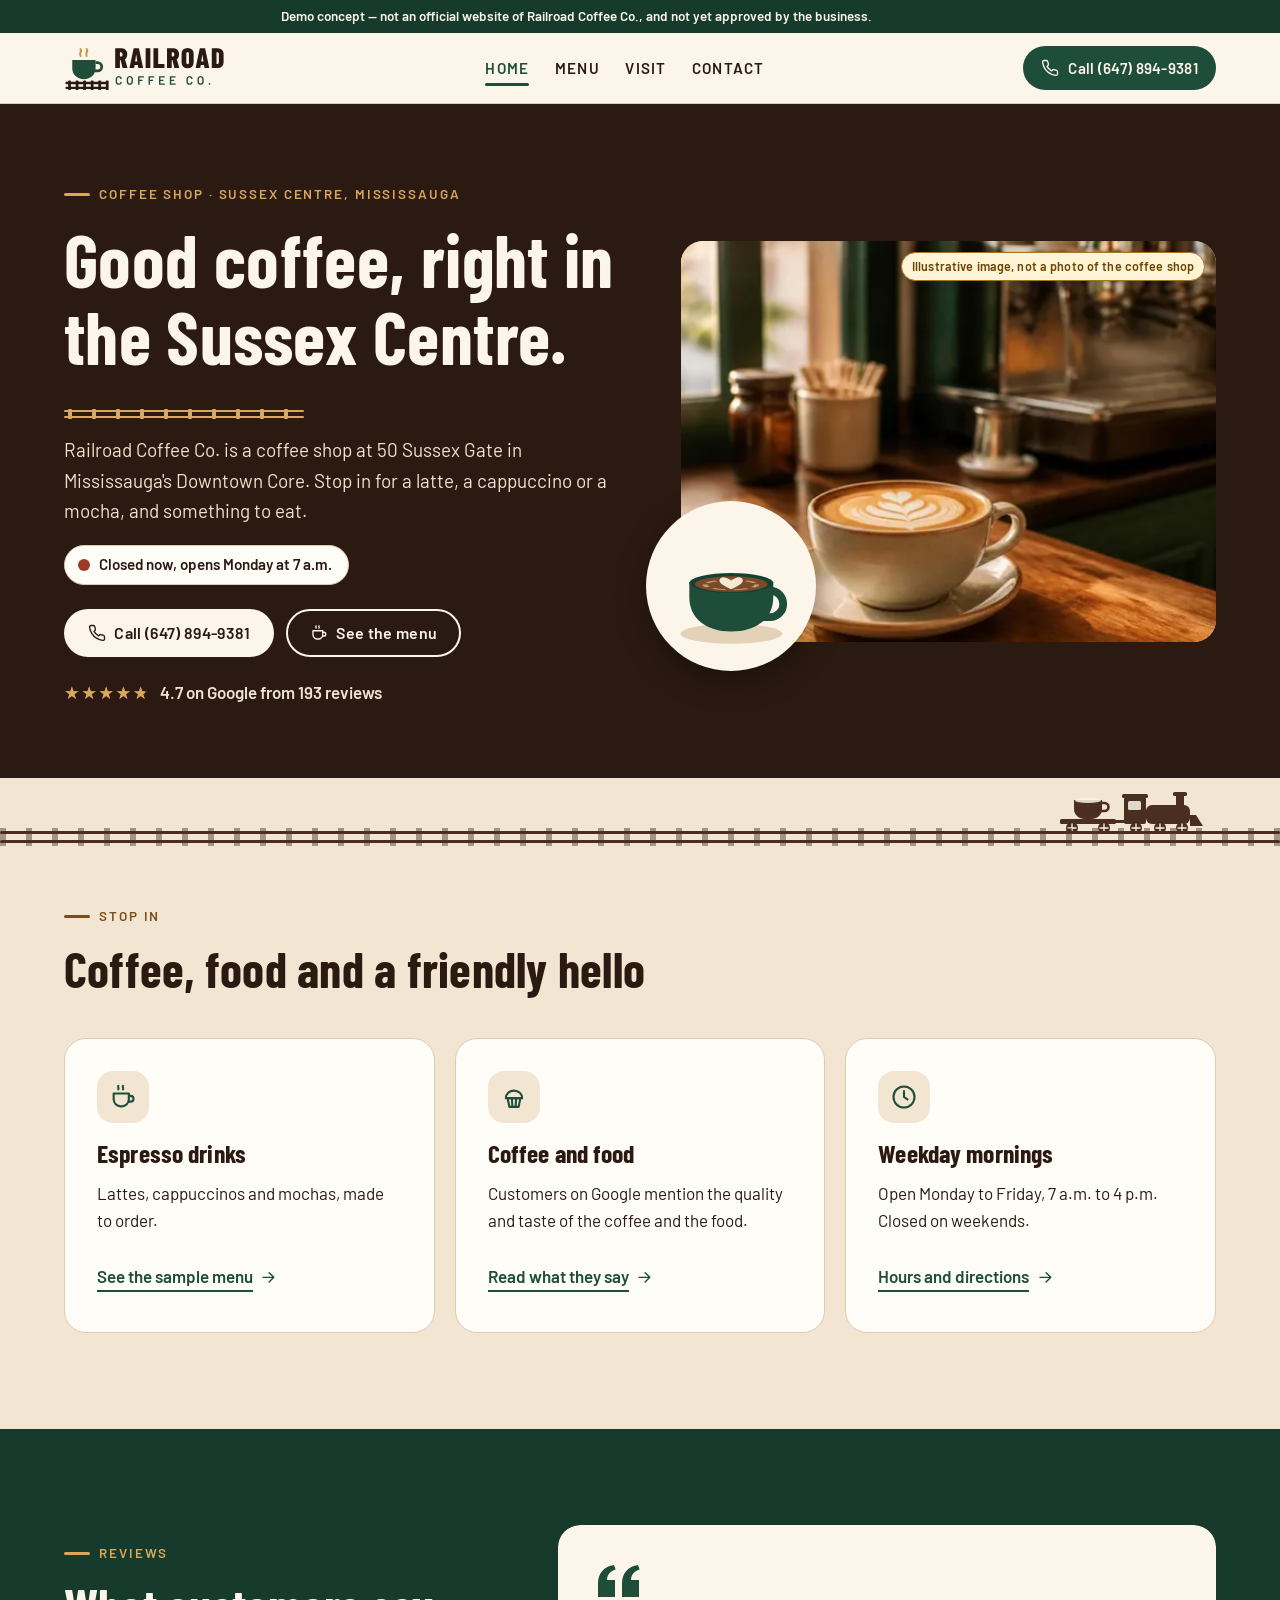
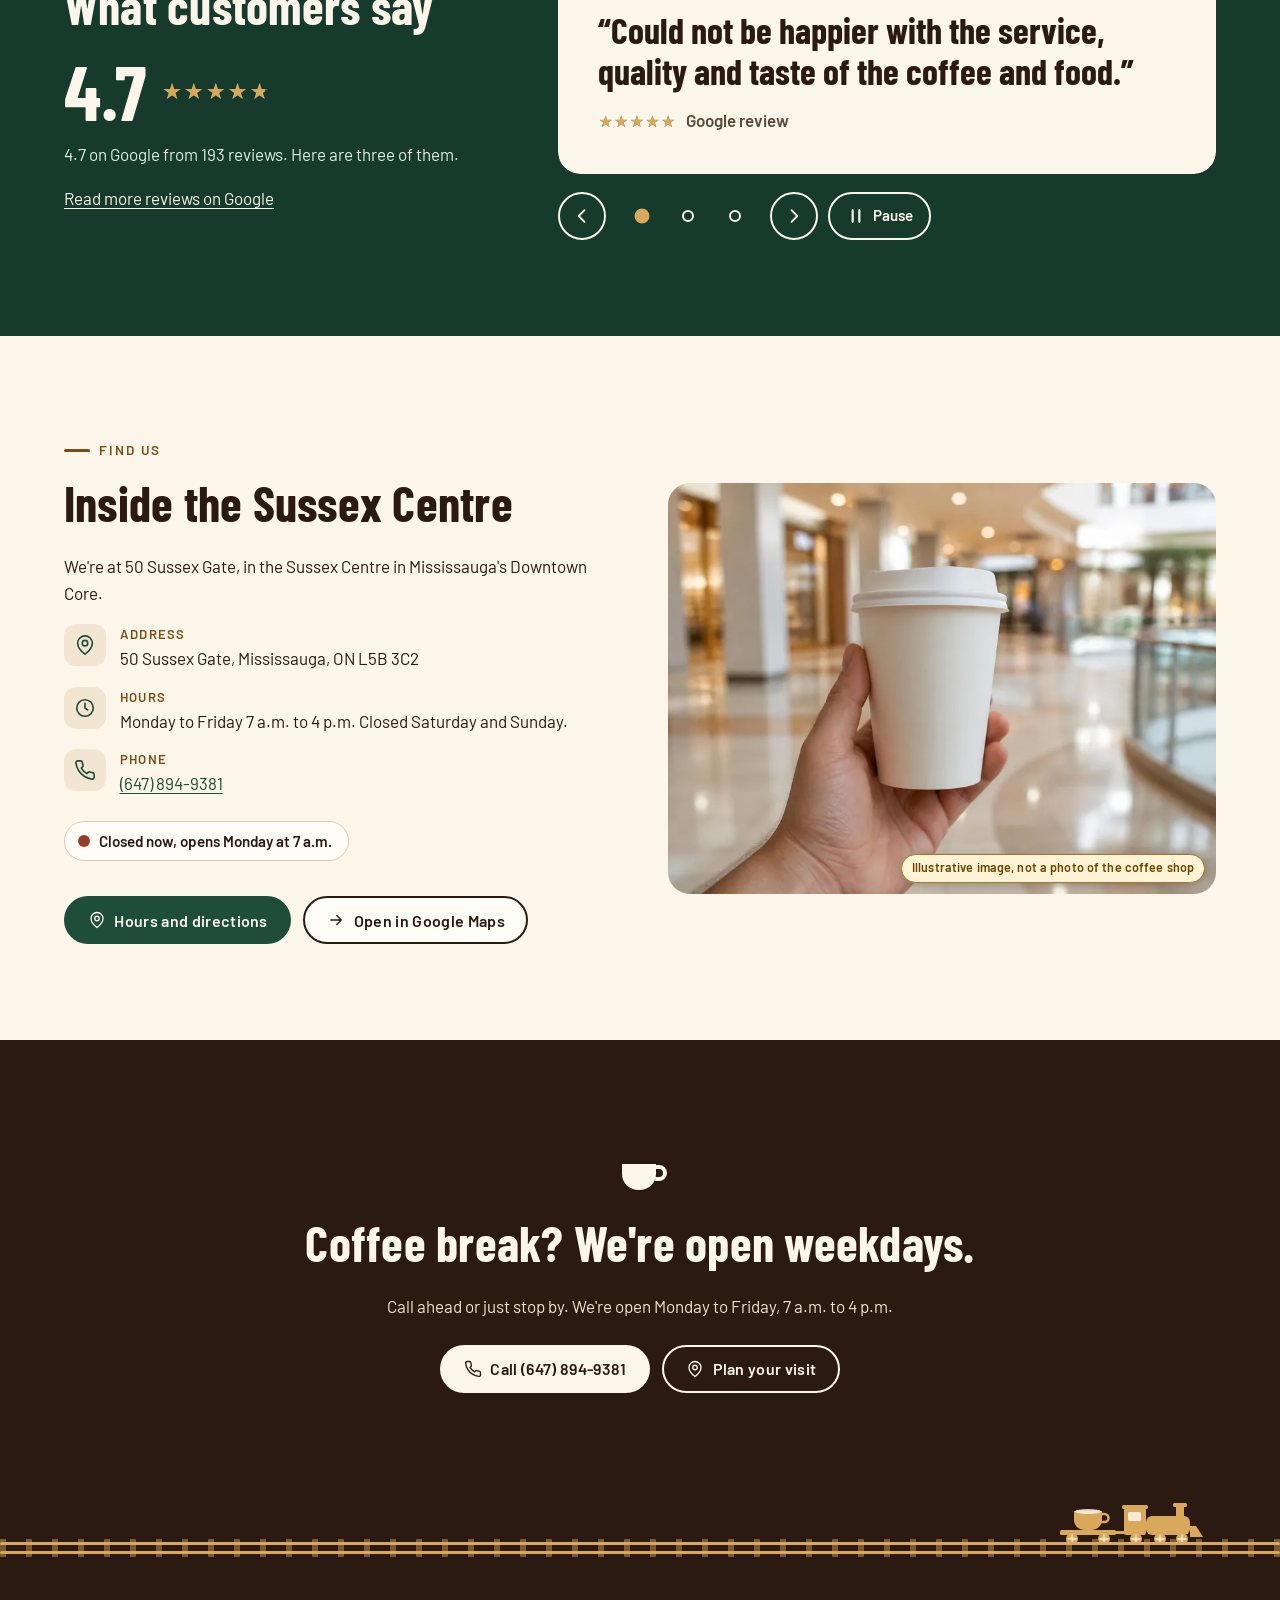
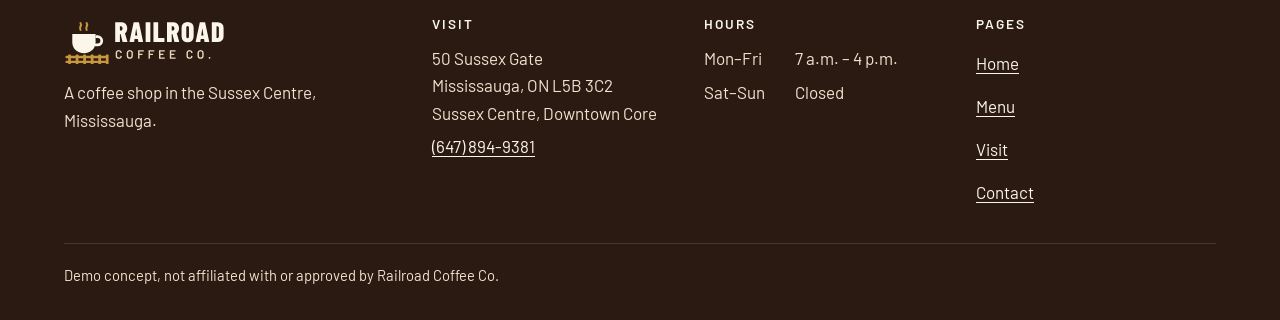
<file: index.html>
<!DOCTYPE html>
<html lang="en-CA">
<head>
  <meta charset="utf-8">
  <meta name="viewport" content="width=device-width, initial-scale=1, viewport-fit=cover">
  <script>document.documentElement.classList.add("js")</script>
  <title>Railroad Coffee Co. | Coffee Shop in Sussex Centre, Mississauga (demo concept)</title>
  <meta name="description" content="Demo concept website for Railroad Coffee Co., a coffee shop in the Sussex Centre, Mississauga — not the official site. Open Mon–Fri, 7 a.m. to 4 p.m.">
  <meta property="og:type" content="website">
  <meta property="og:site_name" content="Railroad Coffee Co. (demo concept)">
  <meta property="og:locale" content="en_CA">
  <meta property="og:title" content="Railroad Coffee Co. | Coffee Shop in Sussex Centre, Mississauga (demo concept)">
  <meta property="og:description" content="Demo concept website for Railroad Coffee Co., a coffee shop in the Sussex Centre, Mississauga — not the official site. Open Mon–Fri, 7 a.m. to 4 p.m.">
  <meta property="og:url" content="https://mikelagumbay22.github.io/railroad-coffee-demo/">
  <meta property="og:image" content="https://mikelagumbay22.github.io/railroad-coffee-demo/img/og-image.jpg">
  <meta property="og:image:type" content="image/jpeg">
  <meta property="og:image:width" content="1200">
  <meta property="og:image:height" content="630">
  <meta property="og:image:alt" content="Demo concept, not the official site. A cappuccino with latte art on a wooden counter in a warm coffee shop (illustrative image, not a photo of the coffee shop)">
  <meta name="twitter:card" content="summary_large_image">
  <meta name="twitter:title" content="Railroad Coffee Co. | Coffee Shop in Sussex Centre, Mississauga (demo concept)">
  <meta name="twitter:description" content="Demo concept website for Railroad Coffee Co., a coffee shop in the Sussex Centre, Mississauga — not the official site. Open Mon–Fri, 7 a.m. to 4 p.m.">
  <meta name="twitter:image" content="https://mikelagumbay22.github.io/railroad-coffee-demo/img/og-image.jpg">
  <meta name="twitter:image:alt" content="Demo concept, not the official site. A cappuccino with latte art on a wooden counter in a warm coffee shop (illustrative image, not a photo of the coffee shop)">
  <meta name="robots" content="noindex, nofollow">
  <meta name="theme-color" content="#2B1A12">
  <link rel="preload" href="fonts/barlowcondensed-700-latin.woff2" as="font" type="font/woff2" crossorigin>
  <link rel="preload" href="fonts/barlow-400-latin.woff2" as="font" type="font/woff2" crossorigin>
  <link rel="preload" href="fonts/barlow-600-latin.woff2" as="font" type="font/woff2" crossorigin>
  <link rel="stylesheet" href="css/site.css?v=a0616c0b">
  <link rel="icon" href="img/favicon.ico" sizes="any">
  <link rel="icon" type="image/png" sizes="512x512" href="img/favicon-512.png">
  <link rel="apple-touch-icon" href="img/apple-touch-icon.png">
  <script type="application/ld+json">{"@context": "https://schema.org", "@type": "CafeOrCoffeeShop", "name": "Railroad Coffee Co.", "telephone": "+1-647-894-9381", "address": {"@type": "PostalAddress", "streetAddress": "50 Sussex Gate", "addressLocality": "Mississauga", "addressRegion": "ON", "postalCode": "L5B 3C2", "addressCountry": "CA"}, "openingHoursSpecification": [{"@type": "OpeningHoursSpecification", "dayOfWeek": ["Monday", "Tuesday", "Wednesday", "Thursday", "Friday"], "opens": "07:00", "closes": "16:00"}], "image": "https://mikelagumbay22.github.io/railroad-coffee-demo/img/logo.png"}</script>
</head>
<body class="page-home" data-hours='[{"day": "Monday", "display": "7 a.m. – 4 p.m.", "closed": false, "opens": "07:00", "closes": "16:00"}, {"day": "Tuesday", "display": "7 a.m. – 4 p.m.", "closed": false, "opens": "07:00", "closes": "16:00"}, {"day": "Wednesday", "display": "7 a.m. – 4 p.m.", "closed": false, "opens": "07:00", "closes": "16:00"}, {"day": "Thursday", "display": "7 a.m. – 4 p.m.", "closed": false, "opens": "07:00", "closes": "16:00"}, {"day": "Friday", "display": "7 a.m. – 4 p.m.", "closed": false, "opens": "07:00", "closes": "16:00"}, {"day": "Saturday", "display": "Closed", "closed": true, "opens": "", "closes": ""}, {"day": "Sunday", "display": "Closed", "closed": true, "opens": "", "closes": ""}]'>
<aside class="demo-banner" aria-label="Demo notice">
  <p class="container">Demo concept — not an official website of Railroad Coffee Co., and not yet approved by the business.</p>
</aside>
<a class="skip-link" href="#main">Skip to content</a>
<header class="site-header">
  <div class="container header-inner">
    <a class="brand" href="index.html" aria-current="page">
      <img src="img/logo.svg" alt="Railroad Coffee Co., home" width="195" height="60">
    </a>
    <nav class="site-nav desktop-nav" aria-label="Main">
      <ul>
        <li><a href="index.html" aria-current="page">Home</a></li>
        <li><a href="menu.html">Menu</a></li>
        <li><a href="visit.html">Visit</a></li>
        <li><a href="contact.html">Contact</a></li>
      </ul>
    </nav>
    <div class="header-actions">
      <a class="btn btn--primary btn--sm header-cta" href="tel:+16478949381"><svg viewBox="0 0 24 24" fill="none" stroke="currentColor" stroke-width="1.8" stroke-linecap="round" stroke-linejoin="round" aria-hidden="true" focusable="false"><path d="M22 16.9v3a2 2 0 0 1-2.2 2 19.8 19.8 0 0 1-8.6-3.1 19.5 19.5 0 0 1-6-6A19.8 19.8 0 0 1 2.1 4.2 2 2 0 0 1 4.1 2h3a2 2 0 0 1 2 1.7c.1 1 .4 1.9.7 2.8a2 2 0 0 1-.5 2.1L8 9.9a16 16 0 0 0 6 6l1.3-1.3a2 2 0 0 1 2.1-.4c.9.3 1.8.6 2.8.7a2 2 0 0 1 1.7 2z"/></svg>Call (647) 894-9381</a>
      <button type="button" class="menu-toggle" id="menu-toggle" aria-controls="mobile-nav" aria-expanded="false">
        <span class="burger" aria-hidden="true"><span></span><span></span><span></span></span>
        <span class="menu-toggle__label">Menu</span>
      </button>
    </div>
  </div>
  <div class="mobile-nav" id="mobile-nav" hidden>
    <nav aria-label="Mobile">
      <ul>
        <li style="--i:0"><a href="index.html" aria-current="page">Home</a></li>
        <li style="--i:1"><a href="menu.html">Menu</a></li>
        <li style="--i:2"><a href="visit.html">Visit</a></li>
        <li style="--i:3"><a href="contact.html">Contact</a></li>
        <li style="--i:4"><a class="mobile-nav__cta" href="tel:+16478949381"><svg viewBox="0 0 24 24" fill="none" stroke="currentColor" stroke-width="1.8" stroke-linecap="round" stroke-linejoin="round" aria-hidden="true" focusable="false"><path d="M22 16.9v3a2 2 0 0 1-2.2 2 19.8 19.8 0 0 1-8.6-3.1 19.5 19.5 0 0 1-6-6A19.8 19.8 0 0 1 2.1 4.2 2 2 0 0 1 4.1 2h3a2 2 0 0 1 2 1.7c.1 1 .4 1.9.7 2.8a2 2 0 0 1-.5 2.1L8 9.9a16 16 0 0 0 6 6l1.3-1.3a2 2 0 0 1 2.1-.4c.9.3 1.8.6 2.8.7a2 2 0 0 1 1.7 2z"/></svg>Call (647) 894-9381</a></li>
      </ul>
    </nav>
  </div>
</header>
<main id="main">

<section class="hero on-dark" aria-labelledby="hero-title">
  <div class="container hero__grid">
    <div class="hero__copy">
      <p class="eyebrow">Coffee shop · Sussex Centre, Mississauga</p>
      <h1 id="hero-title">Good coffee, right in the Sussex Centre.</h1>
      <svg class="headline-rail" viewBox="0 0 240 10" preserveAspectRatio="none" aria-hidden="true" focusable="false">
  <rect class="rl" x="0" y="1" width="240" height="2" rx="1" fill="currentColor"/>
  <rect class="rl" x="0" y="7" width="240" height="2" rx="1" fill="currentColor"/><rect class="tie" style="--i:0" x="4" y="0" width="4" height="10" rx="1" fill="currentColor"/><rect class="tie" style="--i:1" x="28" y="0" width="4" height="10" rx="1" fill="currentColor"/><rect class="tie" style="--i:2" x="52" y="0" width="4" height="10" rx="1" fill="currentColor"/><rect class="tie" style="--i:3" x="76" y="0" width="4" height="10" rx="1" fill="currentColor"/><rect class="tie" style="--i:4" x="100" y="0" width="4" height="10" rx="1" fill="currentColor"/><rect class="tie" style="--i:5" x="124" y="0" width="4" height="10" rx="1" fill="currentColor"/><rect class="tie" style="--i:6" x="148" y="0" width="4" height="10" rx="1" fill="currentColor"/><rect class="tie" style="--i:7" x="172" y="0" width="4" height="10" rx="1" fill="currentColor"/><rect class="tie" style="--i:8" x="196" y="0" width="4" height="10" rx="1" fill="currentColor"/><rect class="tie" style="--i:9" x="220" y="0" width="4" height="10" rx="1" fill="currentColor"/>
</svg>
      <p class="lead">Railroad Coffee Co. is a coffee shop at 50 Sussex Gate in Mississauga&#39;s Downtown Core. Stop in for a latte, a cappuccino or a mocha, and something to eat.</p>
      <p class="status hero__status" data-status data-state="neutral"><span class="status__dot" aria-hidden="true"></span><span class="status__text">Open Mon–Fri, 7 a.m. to 4 p.m.</span></p>
      <div class="btn-row">
        <a class="btn btn--light" href="tel:+16478949381"><svg viewBox="0 0 24 24" fill="none" stroke="currentColor" stroke-width="1.8" stroke-linecap="round" stroke-linejoin="round" aria-hidden="true" focusable="false"><path d="M22 16.9v3a2 2 0 0 1-2.2 2 19.8 19.8 0 0 1-8.6-3.1 19.5 19.5 0 0 1-6-6A19.8 19.8 0 0 1 2.1 4.2 2 2 0 0 1 4.1 2h3a2 2 0 0 1 2 1.7c.1 1 .4 1.9.7 2.8a2 2 0 0 1-.5 2.1L8 9.9a16 16 0 0 0 6 6l1.3-1.3a2 2 0 0 1 2.1-.4c.9.3 1.8.6 2.8.7a2 2 0 0 1 1.7 2z"/></svg>Call (647) 894-9381</a>
        <a class="btn btn--outline-light" href="menu.html"><svg viewBox="0 0 24 24" fill="none" stroke="currentColor" stroke-width="1.8" stroke-linecap="round" stroke-linejoin="round" aria-hidden="true" focusable="false"><path d="M4 9h13v5a6 6 0 0 1-6 6h-1a6 6 0 0 1-6-6z"/><path d="M17 11h1.5a2.5 2.5 0 0 1 0 5H17"/><path d="M8 2.5c-.8 1 .8 2 0 3M12 2.5c-.8 1 .8 2 0 3"/></svg>See the menu</a>
      </div>
      <p class="rating-line"><span class="stars" role="img" aria-label="4.7 out of 5 stars" style="--fill: 94.0%"><span class="stars__base" aria-hidden="true">★★★★★</span><span class="stars__fill" aria-hidden="true">★★★★★</span></span><span>4.7 on Google from 193 reviews</span></p>
    </div>
    <div class="hero__art">
      <div class="media media--hero" style="--focus: 42% 60%" data-parallax><span class="ph-badge image-badge">Illustrative image, not a photo of the coffee shop</span>
  <img src="img/hero-800.webp" srcset="img/hero-480.webp 480w, img/hero-800.webp 800w, img/hero-1200.webp 1200w, img/hero-1600.webp 1600w" sizes="(min-width: 900px) 560px, 92vw" width="1776" height="896" alt="A cappuccino with latte art on a wooden counter, with an espresso machine behind it" fetchpriority="high" decoding="async">
</div>
      <div class="cup-badge"><div class="cup" aria-hidden="true">
  <svg class="cup__base" viewBox="0 0 120 120" focusable="false">
    <ellipse cx="60" cy="103" rx="46" ry="9" fill="#e3d2b8"/>
    <path d="M90 64h5a12 12 0 0 1 0 24h-7" fill="none" stroke="#1E4D3A" stroke-width="7"/>
    <path d="M22 56h76v14c0 19-15 31-38 31S22 89 22 70z" fill="#1E4D3A"/>
    <ellipse cx="60" cy="57" rx="38" ry="9" fill="#164030"/>
    <ellipse cx="60" cy="58" rx="33" ry="7" fill="#7a4a2c"/>
  </svg>
  <div class="cup__swirl"><svg viewBox="-30 -30 60 60" focusable="false"><circle r="26" fill="none" stroke="#c99a6b" stroke-width="5" stroke-dasharray="14 9"/></svg></div>
  <svg class="cup__heart" viewBox="49 51 22 13" focusable="false"><path d="M60 63c-9-4-12-7-10-9.5s6-1.5 10 1.8c4-3.3 8-4.3 10-1.8s-1 5.5-10 9.5z" fill="#f6e9d4"/></svg>
  <span class="cup__pour"></span>
  <svg class="cup__steam" style="left:30.0%" viewBox="36 19 14 23" focusable="false"><path d="M44 40c-6-7 6-11 0-19"/></svg>
  <svg class="cup__steam" style="left:43.33%" viewBox="52 19 14 23" focusable="false"><path d="M60 40c-6-7 6-11 0-19"/></svg>
  <svg class="cup__steam" style="left:56.67%" viewBox="68 19 14 23" focusable="false"><path d="M76 40c-6-7 6-11 0-19"/></svg>
</div></div>
    </div>
  </div>
</section>
<div class="rail rail--alt" aria-hidden="true" data-rail>
  <div class="container" style="position:relative;height:100%;container-type:inline-size">
    <svg class="rail__train" viewBox="0 0 150 48" focusable="false">
      <circle class="puff" cx="124" cy="6" r="5" fill="currentColor"/>
      <circle class="puff" cx="119" cy="4" r="4" fill="currentColor"/>
      <path d="M18 12h28v9c0 6-5 10-11 10h-6c-6 0-11-4-11-10z" fill="currentColor"/>
      <path d="M46 15h2.5a4 4 0 0 1 0 8H45" fill="none" stroke="currentColor" stroke-width="2.6"/>
      <ellipse cx="32" cy="12.5" rx="13" ry="2.4" fill="#FBF5EA" opacity=".85"/>
      <rect x="4" y="31" width="56" height="5" rx="1.5" fill="currentColor"/>
      <rect x="58" y="32" width="12" height="3" fill="currentColor"/>
      <rect x="66" y="6" width="26" height="4" rx="1.5" fill="currentColor"/>
      <rect x="68" y="9" width="22" height="27" rx="2" fill="currentColor"/>
      <rect x="72" y="13" width="13" height="9" rx="1.5" fill="#FBF5EA" opacity=".85"/>
      <rect x="90" y="17" width="44" height="19" rx="6" fill="currentColor"/>
      <rect x="120" y="7" width="8" height="11" fill="currentColor"/>
      <rect x="117" y="4" width="14" height="4" rx="1.5" fill="currentColor"/>
      <path d="M134 27h6l7 11h-13z" fill="currentColor"/>
      <g class="wheel"><circle cx="16" cy="40" r="6" fill="currentColor"/><path d="M16 35.5v9M11.5 40h9" stroke="#FBF5EA" stroke-width="1.3"/></g>
      <g class="wheel"><circle cx="48" cy="40" r="6" fill="currentColor"/><path d="M48 35.5v9M43.5 40h9" stroke="#FBF5EA" stroke-width="1.3"/></g>
      <g class="wheel"><circle cx="80" cy="40" r="6" fill="currentColor"/><path d="M80 35.5v9M75.5 40h9" stroke="#FBF5EA" stroke-width="1.3"/></g>
      <g class="wheel"><circle cx="104" cy="40" r="6" fill="currentColor"/><path d="M104 35.5v9M99.5 40h9" stroke="#FBF5EA" stroke-width="1.3"/></g>
      <g class="wheel"><circle cx="126" cy="40" r="6" fill="currentColor"/><path d="M126 35.5v9M121.5 40h9" stroke="#FBF5EA" stroke-width="1.3"/></g>
    </svg>
  </div>
  <div class="rail__track"><span class="rail__ties"></span><span class="rail__line rail__line--a"></span><span class="rail__line rail__line--b"></span></div>
</div>

<section class="section section--alt" aria-labelledby="cards-title" style="padding-top:clamp(1.5rem,4vw,2.5rem)">
  <div class="container">
    <div class="section-head reveal">
      <p class="eyebrow">Stop in</p>
      <h2 id="cards-title">Coffee, food and a friendly hello</h2>
    </div>
    <ul class="card-grid card-grid--3">
      <li class="card tilt reveal" style="--d: 0.0s" data-tilt>
        <span class="icon-chip"><svg viewBox="0 0 24 24" fill="none" stroke="currentColor" stroke-width="1.8" stroke-linecap="round" stroke-linejoin="round" aria-hidden="true" focusable="false"><path d="M4 9h13v5a6 6 0 0 1-6 6h-1a6 6 0 0 1-6-6z"/><path d="M17 11h1.5a2.5 2.5 0 0 1 0 5H17"/><path d="M8 2.5c-.8 1 .8 2 0 3M12 2.5c-.8 1 .8 2 0 3"/></svg></span>
        <h3>Espresso drinks</h3>
        <p>Lattes, cappuccinos and mochas, made to order.</p>
        <a class="text-link" href="menu.html"><span>See the sample menu</span><svg viewBox="0 0 24 24" fill="none" stroke="currentColor" stroke-width="1.8" stroke-linecap="round" stroke-linejoin="round" aria-hidden="true" focusable="false"><path d="M5 12h14M13 6l6 6-6 6"/></svg></a>
      </li>
      <li class="card tilt reveal" style="--d: 0.1s" data-tilt>
        <span class="icon-chip"><svg viewBox="0 0 24 24" fill="none" stroke="currentColor" stroke-width="1.8" stroke-linecap="round" stroke-linejoin="round" aria-hidden="true" focusable="false"><path d="M6.5 13h11l-1.6 7.5H8.1z"/><path d="M5 13a7 6.5 0 0 1 14 0z"/><path d="M10.2 13.5l.4 6.5M13.8 13.5l-.4 6.5"/></svg></span>
        <h3>Coffee and food</h3>
        <p>Customers on Google mention the quality and taste of the coffee and the food.</p>
        <a class="text-link" href="#reviews"><span>Read what they say</span><svg viewBox="0 0 24 24" fill="none" stroke="currentColor" stroke-width="1.8" stroke-linecap="round" stroke-linejoin="round" aria-hidden="true" focusable="false"><path d="M5 12h14M13 6l6 6-6 6"/></svg></a>
      </li>
      <li class="card tilt reveal" style="--d: 0.2s" data-tilt>
        <span class="icon-chip"><svg viewBox="0 0 24 24" fill="none" stroke="currentColor" stroke-width="1.8" stroke-linecap="round" stroke-linejoin="round" aria-hidden="true" focusable="false"><circle cx="12" cy="12" r="9"/><path d="M12 7v5l3 2"/></svg></span>
        <h3>Weekday mornings</h3>
        <p>Open Monday to Friday, 7 a.m. to 4 p.m. Closed on weekends.</p>
        <a class="text-link" href="visit.html"><span>Hours and directions</span><svg viewBox="0 0 24 24" fill="none" stroke="currentColor" stroke-width="1.8" stroke-linecap="round" stroke-linejoin="round" aria-hidden="true" focusable="false"><path d="M5 12h14M13 6l6 6-6 6"/></svg></a>
      </li>
    </ul>
  </div>
</section>
<section class="section reviews on-dark" id="reviews" aria-labelledby="reviews-title">
  <div class="container reviews__grid">
    <div class="reveal reveal-l">
      <p class="eyebrow">Reviews</p>
      <h2 id="reviews-title">What customers say</h2>
      <div class="score"><span class="score__num">4.7</span><span class="stars" role="img" aria-label="4.7 out of 5 stars on Google" style="--fill: 94.0%"><span class="stars__base" aria-hidden="true">★★★★★</span><span class="stars__fill" aria-hidden="true">★★★★★</span></span></div>
      <p class="muted-light">4.7 on Google from 193 reviews. Here are three of them.</p>
      <p><a href="https://www.google.com/maps/search/?api=1&amp;query=Railroad%20Coffee%20Co.%2C%2050%20Sussex%20Gate%2C%20Mississauga%2C%20ON" target="_blank" rel="noopener">Read more reviews on Google<span class="visually-hidden"> (opens in a new tab)</span></a></p>
    </div>
    <div class="carousel reveal reveal-r" data-carousel role="region" aria-roledescription="carousel" aria-label="Customer reviews">
      <div class="carousel__viewport" id="review-slides" aria-live="off">
        <div class="slide is-active" role="group" aria-roledescription="slide" aria-label="1 of 3" data-slide><figure>
          <svg class="quote-mark" viewBox="0 0 42 32" aria-hidden="true" focusable="false"><path fill="currentColor" d="M0 32V19C0 8 6 1.5 16 0l1.6 4.4C11.5 6.2 9 10.3 9 15h8v17zm24 0V19C24 8 30 1.5 40 0l1.6 4.4C35.5 6.2 33 10.3 33 15h8v17z"/></svg>
          <blockquote><p>“Could not be happier with the service, quality and taste of the coffee and food.”</p></blockquote>
          <figcaption><span class="stars" role="img" aria-label="5 out of 5 stars" style="--fill: 100.0%"><span class="stars__base" aria-hidden="true">★★★★★</span><span class="stars__fill" aria-hidden="true">★★★★★</span></span><span>Google review</span></figcaption>
        </figure></div>
        <div class="slide" role="group" aria-roledescription="slide" aria-label="2 of 3" data-slide><figure>
          <svg class="quote-mark" viewBox="0 0 42 32" aria-hidden="true" focusable="false"><path fill="currentColor" d="M0 32V19C0 8 6 1.5 16 0l1.6 4.4C11.5 6.2 9 10.3 9 15h8v17zm24 0V19C24 8 30 1.5 40 0l1.6 4.4C35.5 6.2 33 10.3 33 15h8v17z"/></svg>
          <blockquote><p>“I had the cinnamon mocha latte with dairy milk and it was SO good!!”</p></blockquote>
          <figcaption><span class="stars" role="img" aria-label="5 out of 5 stars" style="--fill: 100.0%"><span class="stars__base" aria-hidden="true">★★★★★</span><span class="stars__fill" aria-hidden="true">★★★★★</span></span><span>Google review</span></figcaption>
        </figure></div>
        <div class="slide" role="group" aria-roledescription="slide" aria-label="3 of 3" data-slide><figure>
          <svg class="quote-mark" viewBox="0 0 42 32" aria-hidden="true" focusable="false"><path fill="currentColor" d="M0 32V19C0 8 6 1.5 16 0l1.6 4.4C11.5 6.2 9 10.3 9 15h8v17zm24 0V19C24 8 30 1.5 40 0l1.6 4.4C35.5 6.2 33 10.3 33 15h8v17z"/></svg>
          <blockquote><p>“I enjoyed a great cappuccino and the staff were very nice.”</p></blockquote>
          <figcaption><span class="stars" role="img" aria-label="5 out of 5 stars" style="--fill: 100.0%"><span class="stars__base" aria-hidden="true">★★★★★</span><span class="stars__fill" aria-hidden="true">★★★★★</span></span><span>Google review</span></figcaption>
        </figure></div>
      </div>
      <div class="carousel__controls">
        <button type="button" class="cbtn" data-prev aria-controls="review-slides"><svg viewBox="0 0 24 24" fill="none" stroke="currentColor" stroke-width="2.2" stroke-linecap="round" stroke-linejoin="round" aria-hidden="true" focusable="false"><path d="M15 5l-7 7 7 7"/></svg><span class="visually-hidden">Previous review</span></button>
        <div class="dots">
          <button type="button" class="dot" data-dot="0" aria-controls="review-slides" aria-current="true"><span></span><span class="visually-hidden">Show review 1</span></button>
          <button type="button" class="dot" data-dot="1" aria-controls="review-slides"><span></span><span class="visually-hidden">Show review 2</span></button>
          <button type="button" class="dot" data-dot="2" aria-controls="review-slides"><span></span><span class="visually-hidden">Show review 3</span></button>
        </div>
        <button type="button" class="cbtn" data-next aria-controls="review-slides"><svg viewBox="0 0 24 24" fill="none" stroke="currentColor" stroke-width="2.2" stroke-linecap="round" stroke-linejoin="round" aria-hidden="true" focusable="false"><path d="M9 5l7 7-7 7"/></svg><span class="visually-hidden">Next review</span></button>
        <button type="button" class="cbtn cbtn--pause" data-pause aria-controls="review-slides"><svg viewBox="0 0 24 24" fill="none" stroke="currentColor" stroke-width="2.6" stroke-linecap="round" stroke-linejoin="round" aria-hidden="true" focusable="false"><path d="M8 5v14M16 5v14"/></svg><span data-pause-label>Pause</span></button>
      </div>
    </div>
  </div>
</section>

<section class="section" aria-labelledby="visit-title">
  <div class="container split">
    <div class="reveal reveal-l">
      <p class="eyebrow">Find us</p>
      <h2 id="visit-title">Inside the Sussex Centre</h2>
      <p>We&#39;re at 50 Sussex Gate, in the Sussex Centre in Mississauga&#39;s Downtown Core.</p>
      <ul class="info-list">
        <li><span class="ico"><svg viewBox="0 0 24 24" fill="none" stroke="currentColor" stroke-width="1.8" stroke-linecap="round" stroke-linejoin="round" aria-hidden="true" focusable="false"><path d="M20 10c0 6-8 12-8 12S4 16 4 10a8 8 0 0 1 16 0z"/><circle cx="12" cy="10" r="3"/></svg></span><div><span class="label">Address</span>50 Sussex Gate, Mississauga, ON L5B 3C2</div></li>
        <li><span class="ico"><svg viewBox="0 0 24 24" fill="none" stroke="currentColor" stroke-width="1.8" stroke-linecap="round" stroke-linejoin="round" aria-hidden="true" focusable="false"><circle cx="12" cy="12" r="9"/><path d="M12 7v5l3 2"/></svg></span><div><span class="label">Hours</span>Monday to Friday 7 a.m. to 4 p.m. Closed Saturday and Sunday.</div></li>
        <li><span class="ico"><svg viewBox="0 0 24 24" fill="none" stroke="currentColor" stroke-width="1.8" stroke-linecap="round" stroke-linejoin="round" aria-hidden="true" focusable="false"><path d="M22 16.9v3a2 2 0 0 1-2.2 2 19.8 19.8 0 0 1-8.6-3.1 19.5 19.5 0 0 1-6-6A19.8 19.8 0 0 1 2.1 4.2 2 2 0 0 1 4.1 2h3a2 2 0 0 1 2 1.7c.1 1 .4 1.9.7 2.8a2 2 0 0 1-.5 2.1L8 9.9a16 16 0 0 0 6 6l1.3-1.3a2 2 0 0 1 2.1-.4c.9.3 1.8.6 2.8.7a2 2 0 0 1 1.7 2z"/></svg></span><div><span class="label">Phone</span><a href="tel:+16478949381">(647) 894-9381</a></div></li>
      </ul>
      <p class="status " data-status data-state="neutral"><span class="status__dot" aria-hidden="true"></span><span class="status__text">Open Mon–Fri, 7 a.m. to 4 p.m.</span></p>
      <div class="btn-row" style="margin-top:1.25rem">
        <a class="btn btn--primary" href="visit.html"><svg viewBox="0 0 24 24" fill="none" stroke="currentColor" stroke-width="1.8" stroke-linecap="round" stroke-linejoin="round" aria-hidden="true" focusable="false"><path d="M20 10c0 6-8 12-8 12S4 16 4 10a8 8 0 0 1 16 0z"/><circle cx="12" cy="10" r="3"/></svg>Hours and directions</a>
        <a class="btn btn--ghost" href="https://www.google.com/maps/dir/?api=1&amp;destination=Railroad%20Coffee%20Co.%2C%2050%20Sussex%20Gate%2C%20Mississauga%2C%20ON%20L5B%203C2" target="_blank" rel="noopener"><svg viewBox="0 0 24 24" fill="none" stroke="currentColor" stroke-width="1.8" stroke-linecap="round" stroke-linejoin="round" aria-hidden="true" focusable="false"><path d="M5 12h14M13 6l6 6-6 6"/></svg>Open in Google Maps<span class="visually-hidden"> (opens in a new tab)</span></a>
      </div>
    </div>
    <div class="reveal reveal-r"><div class="media " style="--focus: 45% 50%"><span class="ph-badge image-badge">Illustrative image, not a photo of the coffee shop</span>
  <img src="img/coffee-to-go-800.webp" srcset="img/coffee-to-go-480.webp 480w, img/coffee-to-go-800.webp 800w, img/coffee-to-go-1200.webp 1200w, img/coffee-to-go-1456.webp 1456w" sizes="(min-width: 900px) 540px, 92vw" width="1456" height="1088" alt="A hand holding a coffee cup to go inside a bright shopping centre" loading="lazy" decoding="async">
</div></div>
  </div>
</section>

<section class="section cta-band on-dark" aria-labelledby="home-cta-title">
  <div class="container reveal">
    <div class="cup cup--mini" aria-hidden="true">
  <svg class="cup__base" viewBox="0 0 64 64" focusable="false">
    <path d="M14 28h34v10c0 9-7 16-17 16s-17-7-17-16z" fill="#FBF5EA"/>
    <path d="M48 31h3a6 6 0 0 1 0 12h-4" fill="none" stroke="#FBF5EA" stroke-width="4"/>
  </svg>
  <svg class="cup__steam" style="left:32.81%" viewBox="21 10 10 14" focusable="false"><path d="M26 22c-3-4 3-6 0-10"/></svg>
  <svg class="cup__steam" style="left:48.44%" viewBox="31 10 10 14" focusable="false"><path d="M36 22c-3-4 3-6 0-10"/></svg>
</div>
    <h2 id="home-cta-title">Coffee break? We&#39;re open weekdays.</h2>
    <p>Call ahead or just stop by. We&#39;re open Monday to Friday, 7 a.m. to 4 p.m.</p>
    <div class="btn-row">
      <a class="btn btn--light" href="tel:+16478949381"><svg viewBox="0 0 24 24" fill="none" stroke="currentColor" stroke-width="1.8" stroke-linecap="round" stroke-linejoin="round" aria-hidden="true" focusable="false"><path d="M22 16.9v3a2 2 0 0 1-2.2 2 19.8 19.8 0 0 1-8.6-3.1 19.5 19.5 0 0 1-6-6A19.8 19.8 0 0 1 2.1 4.2 2 2 0 0 1 4.1 2h3a2 2 0 0 1 2 1.7c.1 1 .4 1.9.7 2.8a2 2 0 0 1-.5 2.1L8 9.9a16 16 0 0 0 6 6l1.3-1.3a2 2 0 0 1 2.1-.4c.9.3 1.8.6 2.8.7a2 2 0 0 1 1.7 2z"/></svg>Call (647) 894-9381</a>
      <a class="btn btn--outline-light" href="visit.html"><svg viewBox="0 0 24 24" fill="none" stroke="currentColor" stroke-width="1.8" stroke-linecap="round" stroke-linejoin="round" aria-hidden="true" focusable="false"><path d="M20 10c0 6-8 12-8 12S4 16 4 10a8 8 0 0 1 16 0z"/><circle cx="12" cy="10" r="3"/></svg>Plan your visit</a>
    </div>
  </div>
</section>

</main>
<div class="rail rail--dark" aria-hidden="true" data-rail>
  <div class="container" style="position:relative;height:100%;container-type:inline-size">
    <svg class="rail__train" viewBox="0 0 150 48" focusable="false">
      <circle class="puff" cx="124" cy="6" r="5" fill="currentColor"/>
      <circle class="puff" cx="119" cy="4" r="4" fill="currentColor"/>
      <path d="M18 12h28v9c0 6-5 10-11 10h-6c-6 0-11-4-11-10z" fill="currentColor"/>
      <path d="M46 15h2.5a4 4 0 0 1 0 8H45" fill="none" stroke="currentColor" stroke-width="2.6"/>
      <ellipse cx="32" cy="12.5" rx="13" ry="2.4" fill="#FBF5EA" opacity=".85"/>
      <rect x="4" y="31" width="56" height="5" rx="1.5" fill="currentColor"/>
      <rect x="58" y="32" width="12" height="3" fill="currentColor"/>
      <rect x="66" y="6" width="26" height="4" rx="1.5" fill="currentColor"/>
      <rect x="68" y="9" width="22" height="27" rx="2" fill="currentColor"/>
      <rect x="72" y="13" width="13" height="9" rx="1.5" fill="#FBF5EA" opacity=".85"/>
      <rect x="90" y="17" width="44" height="19" rx="6" fill="currentColor"/>
      <rect x="120" y="7" width="8" height="11" fill="currentColor"/>
      <rect x="117" y="4" width="14" height="4" rx="1.5" fill="currentColor"/>
      <path d="M134 27h6l7 11h-13z" fill="currentColor"/>
      <g class="wheel"><circle cx="16" cy="40" r="6" fill="currentColor"/><path d="M16 35.5v9M11.5 40h9" stroke="#FBF5EA" stroke-width="1.3"/></g>
      <g class="wheel"><circle cx="48" cy="40" r="6" fill="currentColor"/><path d="M48 35.5v9M43.5 40h9" stroke="#FBF5EA" stroke-width="1.3"/></g>
      <g class="wheel"><circle cx="80" cy="40" r="6" fill="currentColor"/><path d="M80 35.5v9M75.5 40h9" stroke="#FBF5EA" stroke-width="1.3"/></g>
      <g class="wheel"><circle cx="104" cy="40" r="6" fill="currentColor"/><path d="M104 35.5v9M99.5 40h9" stroke="#FBF5EA" stroke-width="1.3"/></g>
      <g class="wheel"><circle cx="126" cy="40" r="6" fill="currentColor"/><path d="M126 35.5v9M121.5 40h9" stroke="#FBF5EA" stroke-width="1.3"/></g>
    </svg>
  </div>
  <div class="rail__track"><span class="rail__ties"></span><span class="rail__line rail__line--a"></span><span class="rail__line rail__line--b"></span></div>
</div>
<footer class="site-footer on-dark">
  <div class="container">
    <div class="footer-grid">
      <div class="footer-brand">
        <a class="brand" href="index.html"><img src="img/logo-reversed.svg" alt="Railroad Coffee Co., home" width="195" height="60" loading="lazy" decoding="async"></a>
        <p>A coffee shop in the Sussex Centre, Mississauga.</p>
      </div>
      <div>
        <h2>Visit</h2>
        <ul>
          <li>50 Sussex Gate<br>Mississauga, ON L5B 3C2<br>Sussex Centre, Downtown Core</li>
          <li><a href="tel:+16478949381">(647) 894-9381</a></li>
        </ul>
      </div>
      <div>
        <h2>Hours</h2>
        <ul>
          <li><span class="footer-day">Mon–Fri</span> 7 a.m. – 4 p.m.</li>
          <li><span class="footer-day">Sat–Sun</span> Closed</li>
        </ul>
      </div>
      <div>
        <h2>Pages</h2>
        <ul class="footer-nav">
          <li><a href="index.html" aria-current="page">Home</a></li>
          <li><a href="menu.html">Menu</a></li>
          <li><a href="visit.html">Visit</a></li>
          <li><a href="contact.html">Contact</a></li>
        </ul>
      </div>
    </div>
    <div class="footer-bottom">
      <p class="footer-legal">Demo concept, not affiliated with or approved by Railroad Coffee Co.</p>
    </div>
  </div>
</footer>
<nav class="mobile-callbar" aria-label="Quick actions">
  <a class="btn btn--primary" href="tel:+16478949381" aria-label="Call (647) 894-9381"><svg viewBox="0 0 24 24" fill="none" stroke="currentColor" stroke-width="1.8" stroke-linecap="round" stroke-linejoin="round" aria-hidden="true" focusable="false"><path d="M22 16.9v3a2 2 0 0 1-2.2 2 19.8 19.8 0 0 1-8.6-3.1 19.5 19.5 0 0 1-6-6A19.8 19.8 0 0 1 2.1 4.2 2 2 0 0 1 4.1 2h3a2 2 0 0 1 2 1.7c.1 1 .4 1.9.7 2.8a2 2 0 0 1-.5 2.1L8 9.9a16 16 0 0 0 6 6l1.3-1.3a2 2 0 0 1 2.1-.4c.9.3 1.8.6 2.8.7a2 2 0 0 1 1.7 2z"/></svg>Call</a>
  <a class="btn btn--ghost" href="https://www.google.com/maps/dir/?api=1&amp;destination=Railroad%20Coffee%20Co.%2C%2050%20Sussex%20Gate%2C%20Mississauga%2C%20ON%20L5B%203C2" target="_blank" rel="noopener"><svg viewBox="0 0 24 24" fill="none" stroke="currentColor" stroke-width="1.8" stroke-linecap="round" stroke-linejoin="round" aria-hidden="true" focusable="false"><path d="M20 10c0 6-8 12-8 12S4 16 4 10a8 8 0 0 1 16 0z"/><circle cx="12" cy="10" r="3"/></svg>Directions<span class="visually-hidden"> (opens Google Maps in a new tab)</span></a>
  <a class="btn btn--ghost" href="menu.html"><svg viewBox="0 0 24 24" fill="none" stroke="currentColor" stroke-width="1.8" stroke-linecap="round" stroke-linejoin="round" aria-hidden="true" focusable="false"><path d="M4 9h13v5a6 6 0 0 1-6 6h-1a6 6 0 0 1-6-6z"/><path d="M17 11h1.5a2.5 2.5 0 0 1 0 5H17"/><path d="M8 2.5c-.8 1 .8 2 0 3M12 2.5c-.8 1 .8 2 0 3"/></svg>Menu</a>
</nav>
<script src="js/site.js?v=a0616c0b" defer></script>
</body>
</html>
</file>
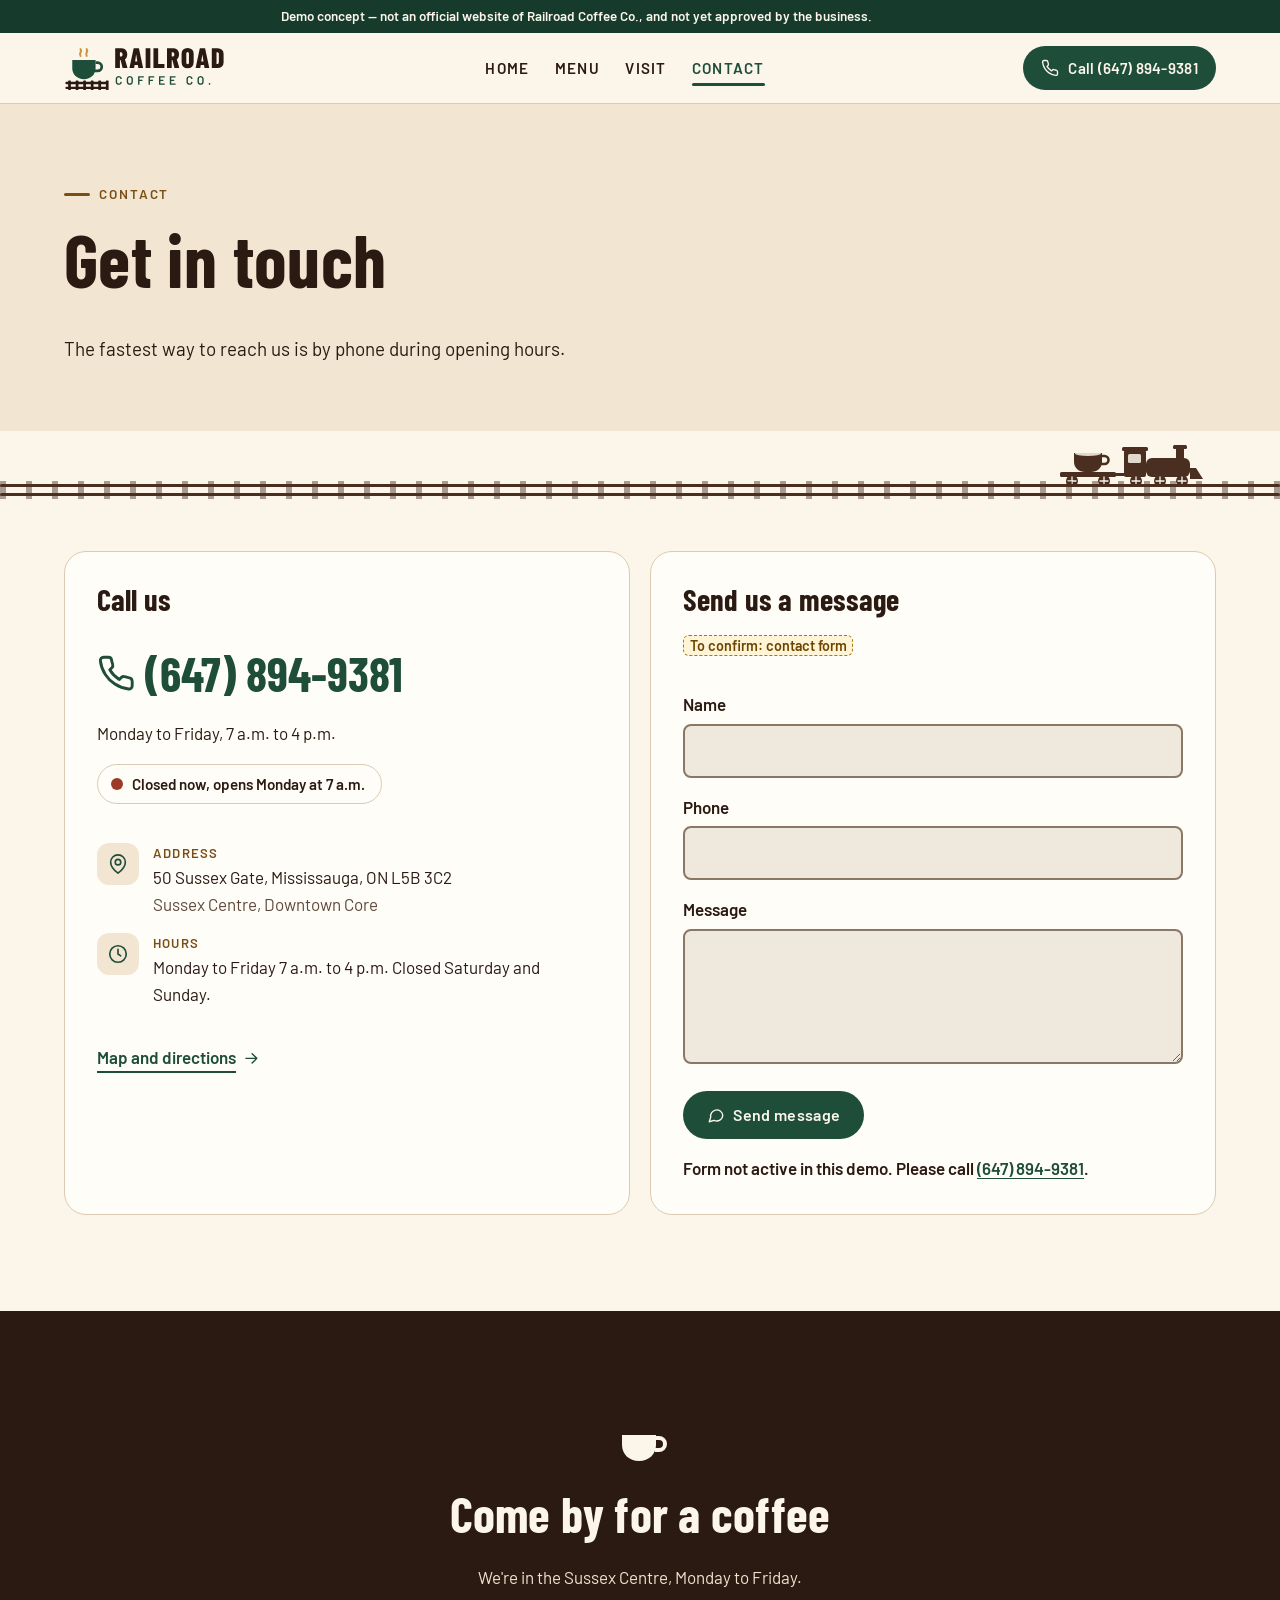
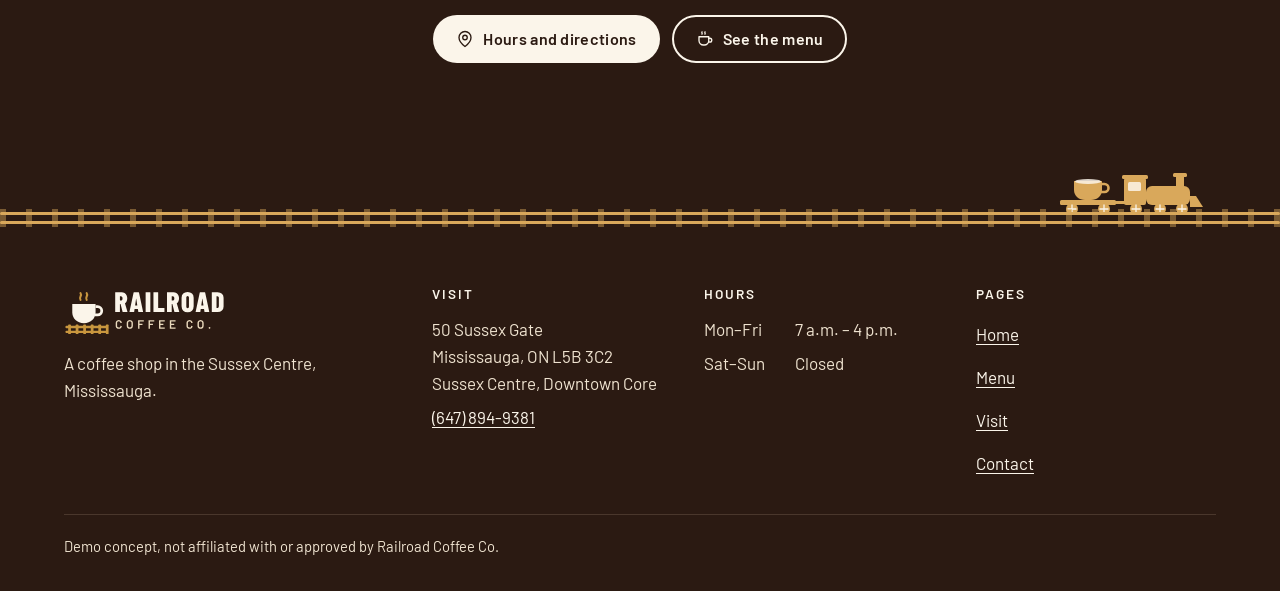
<file: contact.html>
<!DOCTYPE html>
<html lang="en-CA">
<head>
  <meta charset="utf-8">
  <meta name="viewport" content="width=device-width, initial-scale=1, viewport-fit=cover">
  <script>document.documentElement.classList.add("js")</script>
  <title>Contact | Railroad Coffee Co., Mississauga (demo concept)</title>
  <meta name="description" content="Demo concept website for Railroad Coffee Co., a coffee shop in the Sussex Centre, Mississauga — not the official site. Call (647) 894-9381.">
  <meta property="og:type" content="website">
  <meta property="og:site_name" content="Railroad Coffee Co. (demo concept)">
  <meta property="og:locale" content="en_CA">
  <meta property="og:title" content="Contact | Railroad Coffee Co., Mississauga (demo concept)">
  <meta property="og:description" content="Demo concept website for Railroad Coffee Co., a coffee shop in the Sussex Centre, Mississauga — not the official site. Call (647) 894-9381.">
  <meta property="og:url" content="https://mikelagumbay22.github.io/railroad-coffee-demo/contact.html">
  <meta property="og:image" content="https://mikelagumbay22.github.io/railroad-coffee-demo/img/og-image.jpg">
  <meta property="og:image:type" content="image/jpeg">
  <meta property="og:image:width" content="1200">
  <meta property="og:image:height" content="630">
  <meta property="og:image:alt" content="Demo concept, not the official site. A cappuccino with latte art on a wooden counter in a warm coffee shop (illustrative image, not a photo of the coffee shop)">
  <meta name="twitter:card" content="summary_large_image">
  <meta name="twitter:title" content="Contact | Railroad Coffee Co., Mississauga (demo concept)">
  <meta name="twitter:description" content="Demo concept website for Railroad Coffee Co., a coffee shop in the Sussex Centre, Mississauga — not the official site. Call (647) 894-9381.">
  <meta name="twitter:image" content="https://mikelagumbay22.github.io/railroad-coffee-demo/img/og-image.jpg">
  <meta name="twitter:image:alt" content="Demo concept, not the official site. A cappuccino with latte art on a wooden counter in a warm coffee shop (illustrative image, not a photo of the coffee shop)">
  <meta name="robots" content="noindex, nofollow">
  <meta name="theme-color" content="#2B1A12">
  <link rel="preload" href="fonts/barlowcondensed-700-latin.woff2" as="font" type="font/woff2" crossorigin>
  <link rel="preload" href="fonts/barlow-400-latin.woff2" as="font" type="font/woff2" crossorigin>
  <link rel="preload" href="fonts/barlow-600-latin.woff2" as="font" type="font/woff2" crossorigin>
  <link rel="stylesheet" href="css/site.css?v=a0616c0b">
  <link rel="icon" href="img/favicon.ico" sizes="any">
  <link rel="icon" type="image/png" sizes="512x512" href="img/favicon-512.png">
  <link rel="apple-touch-icon" href="img/apple-touch-icon.png">
</head>
<body class="page-contact" data-hours='[{"day": "Monday", "display": "7 a.m. – 4 p.m.", "closed": false, "opens": "07:00", "closes": "16:00"}, {"day": "Tuesday", "display": "7 a.m. – 4 p.m.", "closed": false, "opens": "07:00", "closes": "16:00"}, {"day": "Wednesday", "display": "7 a.m. – 4 p.m.", "closed": false, "opens": "07:00", "closes": "16:00"}, {"day": "Thursday", "display": "7 a.m. – 4 p.m.", "closed": false, "opens": "07:00", "closes": "16:00"}, {"day": "Friday", "display": "7 a.m. – 4 p.m.", "closed": false, "opens": "07:00", "closes": "16:00"}, {"day": "Saturday", "display": "Closed", "closed": true, "opens": "", "closes": ""}, {"day": "Sunday", "display": "Closed", "closed": true, "opens": "", "closes": ""}]'>
<aside class="demo-banner" aria-label="Demo notice">
  <p class="container">Demo concept — not an official website of Railroad Coffee Co., and not yet approved by the business.</p>
</aside>
<a class="skip-link" href="#main">Skip to content</a>
<header class="site-header">
  <div class="container header-inner">
    <a class="brand" href="index.html">
      <img src="img/logo.svg" alt="Railroad Coffee Co., home" width="195" height="60">
    </a>
    <nav class="site-nav desktop-nav" aria-label="Main">
      <ul>
        <li><a href="index.html">Home</a></li>
        <li><a href="menu.html">Menu</a></li>
        <li><a href="visit.html">Visit</a></li>
        <li><a href="contact.html" aria-current="page">Contact</a></li>
      </ul>
    </nav>
    <div class="header-actions">
      <a class="btn btn--primary btn--sm header-cta" href="tel:+16478949381"><svg viewBox="0 0 24 24" fill="none" stroke="currentColor" stroke-width="1.8" stroke-linecap="round" stroke-linejoin="round" aria-hidden="true" focusable="false"><path d="M22 16.9v3a2 2 0 0 1-2.2 2 19.8 19.8 0 0 1-8.6-3.1 19.5 19.5 0 0 1-6-6A19.8 19.8 0 0 1 2.1 4.2 2 2 0 0 1 4.1 2h3a2 2 0 0 1 2 1.7c.1 1 .4 1.9.7 2.8a2 2 0 0 1-.5 2.1L8 9.9a16 16 0 0 0 6 6l1.3-1.3a2 2 0 0 1 2.1-.4c.9.3 1.8.6 2.8.7a2 2 0 0 1 1.7 2z"/></svg>Call (647) 894-9381</a>
      <button type="button" class="menu-toggle" id="menu-toggle" aria-controls="mobile-nav" aria-expanded="false">
        <span class="burger" aria-hidden="true"><span></span><span></span><span></span></span>
        <span class="menu-toggle__label">Menu</span>
      </button>
    </div>
  </div>
  <div class="mobile-nav" id="mobile-nav" hidden>
    <nav aria-label="Mobile">
      <ul>
        <li style="--i:0"><a href="index.html">Home</a></li>
        <li style="--i:1"><a href="menu.html">Menu</a></li>
        <li style="--i:2"><a href="visit.html">Visit</a></li>
        <li style="--i:3"><a href="contact.html" aria-current="page">Contact</a></li>
        <li style="--i:4"><a class="mobile-nav__cta" href="tel:+16478949381"><svg viewBox="0 0 24 24" fill="none" stroke="currentColor" stroke-width="1.8" stroke-linecap="round" stroke-linejoin="round" aria-hidden="true" focusable="false"><path d="M22 16.9v3a2 2 0 0 1-2.2 2 19.8 19.8 0 0 1-8.6-3.1 19.5 19.5 0 0 1-6-6A19.8 19.8 0 0 1 2.1 4.2 2 2 0 0 1 4.1 2h3a2 2 0 0 1 2 1.7c.1 1 .4 1.9.7 2.8a2 2 0 0 1-.5 2.1L8 9.9a16 16 0 0 0 6 6l1.3-1.3a2 2 0 0 1 2.1-.4c.9.3 1.8.6 2.8.7a2 2 0 0 1 1.7 2z"/></svg>Call (647) 894-9381</a></li>
      </ul>
    </nav>
  </div>
</header>
<main id="main">

<section class="page-hero" aria-labelledby="contact-title">
  <div class="container"><div class="section-head">
    <p class="eyebrow">Contact</p>
    <h1 id="contact-title">Get in touch</h1>
    <p class="lead">The fastest way to reach us is by phone during opening hours.</p>
  </div></div>
</section>
<div class="rail " aria-hidden="true" data-rail>
  <div class="container" style="position:relative;height:100%;container-type:inline-size">
    <svg class="rail__train" viewBox="0 0 150 48" focusable="false">
      <circle class="puff" cx="124" cy="6" r="5" fill="currentColor"/>
      <circle class="puff" cx="119" cy="4" r="4" fill="currentColor"/>
      <path d="M18 12h28v9c0 6-5 10-11 10h-6c-6 0-11-4-11-10z" fill="currentColor"/>
      <path d="M46 15h2.5a4 4 0 0 1 0 8H45" fill="none" stroke="currentColor" stroke-width="2.6"/>
      <ellipse cx="32" cy="12.5" rx="13" ry="2.4" fill="#FBF5EA" opacity=".85"/>
      <rect x="4" y="31" width="56" height="5" rx="1.5" fill="currentColor"/>
      <rect x="58" y="32" width="12" height="3" fill="currentColor"/>
      <rect x="66" y="6" width="26" height="4" rx="1.5" fill="currentColor"/>
      <rect x="68" y="9" width="22" height="27" rx="2" fill="currentColor"/>
      <rect x="72" y="13" width="13" height="9" rx="1.5" fill="#FBF5EA" opacity=".85"/>
      <rect x="90" y="17" width="44" height="19" rx="6" fill="currentColor"/>
      <rect x="120" y="7" width="8" height="11" fill="currentColor"/>
      <rect x="117" y="4" width="14" height="4" rx="1.5" fill="currentColor"/>
      <path d="M134 27h6l7 11h-13z" fill="currentColor"/>
      <g class="wheel"><circle cx="16" cy="40" r="6" fill="currentColor"/><path d="M16 35.5v9M11.5 40h9" stroke="#FBF5EA" stroke-width="1.3"/></g>
      <g class="wheel"><circle cx="48" cy="40" r="6" fill="currentColor"/><path d="M48 35.5v9M43.5 40h9" stroke="#FBF5EA" stroke-width="1.3"/></g>
      <g class="wheel"><circle cx="80" cy="40" r="6" fill="currentColor"/><path d="M80 35.5v9M75.5 40h9" stroke="#FBF5EA" stroke-width="1.3"/></g>
      <g class="wheel"><circle cx="104" cy="40" r="6" fill="currentColor"/><path d="M104 35.5v9M99.5 40h9" stroke="#FBF5EA" stroke-width="1.3"/></g>
      <g class="wheel"><circle cx="126" cy="40" r="6" fill="currentColor"/><path d="M126 35.5v9M121.5 40h9" stroke="#FBF5EA" stroke-width="1.3"/></g>
    </svg>
  </div>
  <div class="rail__track"><span class="rail__ties"></span><span class="rail__line rail__line--a"></span><span class="rail__line rail__line--b"></span></div>
</div>

<section class="section section--tight" aria-label="Phone and message form">
  <div class="container"><div class="card-grid card-grid--2">
    <div class="card reveal reveal-l">
      <h2 class="h3" style="font-size:1.9rem">Call us</h2>
      <a class="phone-big" href="tel:+16478949381"><svg viewBox="0 0 24 24" fill="none" stroke="currentColor" stroke-width="1.8" stroke-linecap="round" stroke-linejoin="round" aria-hidden="true" focusable="false"><path d="M22 16.9v3a2 2 0 0 1-2.2 2 19.8 19.8 0 0 1-8.6-3.1 19.5 19.5 0 0 1-6-6A19.8 19.8 0 0 1 2.1 4.2 2 2 0 0 1 4.1 2h3a2 2 0 0 1 2 1.7c.1 1 .4 1.9.7 2.8a2 2 0 0 1-.5 2.1L8 9.9a16 16 0 0 0 6 6l1.3-1.3a2 2 0 0 1 2.1-.4c.9.3 1.8.6 2.8.7a2 2 0 0 1 1.7 2z"/></svg>(647) 894-9381</a>
      <p>Monday to Friday, 7 a.m. to 4 p.m.</p>
      <p class="status " data-status data-state="neutral"><span class="status__dot" aria-hidden="true"></span><span class="status__text">Open Mon–Fri, 7 a.m. to 4 p.m.</span></p>
      <ul class="info-list" style="margin-top:1.5rem">
        <li><span class="ico"><svg viewBox="0 0 24 24" fill="none" stroke="currentColor" stroke-width="1.8" stroke-linecap="round" stroke-linejoin="round" aria-hidden="true" focusable="false"><path d="M20 10c0 6-8 12-8 12S4 16 4 10a8 8 0 0 1 16 0z"/><circle cx="12" cy="10" r="3"/></svg></span><div><span class="label">Address</span>50 Sussex Gate, Mississauga, ON L5B 3C2<br><span class="muted">Sussex Centre, Downtown Core</span></div></li>
        <li><span class="ico"><svg viewBox="0 0 24 24" fill="none" stroke="currentColor" stroke-width="1.8" stroke-linecap="round" stroke-linejoin="round" aria-hidden="true" focusable="false"><circle cx="12" cy="12" r="9"/><path d="M12 7v5l3 2"/></svg></span><div><span class="label">Hours</span>Monday to Friday 7 a.m. to 4 p.m. Closed Saturday and Sunday.</div></li>
      </ul>
      <a class="text-link" href="visit.html"><span>Map and directions</span><svg viewBox="0 0 24 24" fill="none" stroke="currentColor" stroke-width="1.8" stroke-linecap="round" stroke-linejoin="round" aria-hidden="true" focusable="false"><path d="M5 12h14M13 6l6 6-6 6"/></svg></a>
    </div>
    <form class="card demo-form reveal reveal-r" aria-labelledby="form-title" onsubmit="return false">
      <h2 class="h3" id="form-title" style="font-size:1.9rem">Send us a message</h2><p><mark class="ph-inline">To confirm: contact form</mark></p>
      <fieldset disabled>
        <legend class="visually-hidden">Message form (not active in this demo)</legend>
        <label for="f-name">Name</label><input id="f-name" name="name" type="text" autocomplete="name">
        <label for="f-phone">Phone</label><input id="f-phone" name="phone" type="tel" autocomplete="tel">
        <label for="f-msg">Message</label><textarea id="f-msg" name="message" rows="4"></textarea>
        <button class="btn btn--primary" type="submit"><svg viewBox="0 0 24 24" fill="none" stroke="currentColor" stroke-width="1.8" stroke-linecap="round" stroke-linejoin="round" aria-hidden="true" focusable="false"><path d="M21 12a8 8 0 0 1-11.6 7.1L3 21l1.9-6.1A8 8 0 1 1 21 12z"/></svg>Send message</button>
      </fieldset>
      <p class="form-note">Form not active in this demo. Please call <a href="tel:+16478949381">(647) 894-9381</a>.</p>
    </form>
  </div></div>
</section>

<section class="section cta-band on-dark" aria-labelledby="contact-cta-title">
  <div class="container reveal">
    <div class="cup cup--mini" aria-hidden="true">
  <svg class="cup__base" viewBox="0 0 64 64" focusable="false">
    <path d="M14 28h34v10c0 9-7 16-17 16s-17-7-17-16z" fill="#FBF5EA"/>
    <path d="M48 31h3a6 6 0 0 1 0 12h-4" fill="none" stroke="#FBF5EA" stroke-width="4"/>
  </svg>
  <svg class="cup__steam" style="left:32.81%" viewBox="21 10 10 14" focusable="false"><path d="M26 22c-3-4 3-6 0-10"/></svg>
  <svg class="cup__steam" style="left:48.44%" viewBox="31 10 10 14" focusable="false"><path d="M36 22c-3-4 3-6 0-10"/></svg>
</div>
    <h2 id="contact-cta-title">Come by for a coffee</h2>
    <p>We&#39;re in the Sussex Centre, Monday to Friday.</p>
    <div class="btn-row">
      <a class="btn btn--light" href="visit.html"><svg viewBox="0 0 24 24" fill="none" stroke="currentColor" stroke-width="1.8" stroke-linecap="round" stroke-linejoin="round" aria-hidden="true" focusable="false"><path d="M20 10c0 6-8 12-8 12S4 16 4 10a8 8 0 0 1 16 0z"/><circle cx="12" cy="10" r="3"/></svg>Hours and directions</a>
      <a class="btn btn--outline-light" href="menu.html"><svg viewBox="0 0 24 24" fill="none" stroke="currentColor" stroke-width="1.8" stroke-linecap="round" stroke-linejoin="round" aria-hidden="true" focusable="false"><path d="M4 9h13v5a6 6 0 0 1-6 6h-1a6 6 0 0 1-6-6z"/><path d="M17 11h1.5a2.5 2.5 0 0 1 0 5H17"/><path d="M8 2.5c-.8 1 .8 2 0 3M12 2.5c-.8 1 .8 2 0 3"/></svg>See the menu</a>
    </div>
  </div>
</section>

</main>
<div class="rail rail--dark" aria-hidden="true" data-rail>
  <div class="container" style="position:relative;height:100%;container-type:inline-size">
    <svg class="rail__train" viewBox="0 0 150 48" focusable="false">
      <circle class="puff" cx="124" cy="6" r="5" fill="currentColor"/>
      <circle class="puff" cx="119" cy="4" r="4" fill="currentColor"/>
      <path d="M18 12h28v9c0 6-5 10-11 10h-6c-6 0-11-4-11-10z" fill="currentColor"/>
      <path d="M46 15h2.5a4 4 0 0 1 0 8H45" fill="none" stroke="currentColor" stroke-width="2.6"/>
      <ellipse cx="32" cy="12.5" rx="13" ry="2.4" fill="#FBF5EA" opacity=".85"/>
      <rect x="4" y="31" width="56" height="5" rx="1.5" fill="currentColor"/>
      <rect x="58" y="32" width="12" height="3" fill="currentColor"/>
      <rect x="66" y="6" width="26" height="4" rx="1.5" fill="currentColor"/>
      <rect x="68" y="9" width="22" height="27" rx="2" fill="currentColor"/>
      <rect x="72" y="13" width="13" height="9" rx="1.5" fill="#FBF5EA" opacity=".85"/>
      <rect x="90" y="17" width="44" height="19" rx="6" fill="currentColor"/>
      <rect x="120" y="7" width="8" height="11" fill="currentColor"/>
      <rect x="117" y="4" width="14" height="4" rx="1.5" fill="currentColor"/>
      <path d="M134 27h6l7 11h-13z" fill="currentColor"/>
      <g class="wheel"><circle cx="16" cy="40" r="6" fill="currentColor"/><path d="M16 35.5v9M11.5 40h9" stroke="#FBF5EA" stroke-width="1.3"/></g>
      <g class="wheel"><circle cx="48" cy="40" r="6" fill="currentColor"/><path d="M48 35.5v9M43.5 40h9" stroke="#FBF5EA" stroke-width="1.3"/></g>
      <g class="wheel"><circle cx="80" cy="40" r="6" fill="currentColor"/><path d="M80 35.5v9M75.5 40h9" stroke="#FBF5EA" stroke-width="1.3"/></g>
      <g class="wheel"><circle cx="104" cy="40" r="6" fill="currentColor"/><path d="M104 35.5v9M99.5 40h9" stroke="#FBF5EA" stroke-width="1.3"/></g>
      <g class="wheel"><circle cx="126" cy="40" r="6" fill="currentColor"/><path d="M126 35.5v9M121.5 40h9" stroke="#FBF5EA" stroke-width="1.3"/></g>
    </svg>
  </div>
  <div class="rail__track"><span class="rail__ties"></span><span class="rail__line rail__line--a"></span><span class="rail__line rail__line--b"></span></div>
</div>
<footer class="site-footer on-dark">
  <div class="container">
    <div class="footer-grid">
      <div class="footer-brand">
        <a class="brand" href="index.html"><img src="img/logo-reversed.svg" alt="Railroad Coffee Co., home" width="195" height="60" loading="lazy" decoding="async"></a>
        <p>A coffee shop in the Sussex Centre, Mississauga.</p>
      </div>
      <div>
        <h2>Visit</h2>
        <ul>
          <li>50 Sussex Gate<br>Mississauga, ON L5B 3C2<br>Sussex Centre, Downtown Core</li>
          <li><a href="tel:+16478949381">(647) 894-9381</a></li>
        </ul>
      </div>
      <div>
        <h2>Hours</h2>
        <ul>
          <li><span class="footer-day">Mon–Fri</span> 7 a.m. – 4 p.m.</li>
          <li><span class="footer-day">Sat–Sun</span> Closed</li>
        </ul>
      </div>
      <div>
        <h2>Pages</h2>
        <ul class="footer-nav">
          <li><a href="index.html">Home</a></li>
          <li><a href="menu.html">Menu</a></li>
          <li><a href="visit.html">Visit</a></li>
          <li><a href="contact.html" aria-current="page">Contact</a></li>
        </ul>
      </div>
    </div>
    <div class="footer-bottom">
      <p class="footer-legal">Demo concept, not affiliated with or approved by Railroad Coffee Co.</p>
    </div>
  </div>
</footer>
<nav class="mobile-callbar" aria-label="Quick actions">
  <a class="btn btn--primary" href="tel:+16478949381" aria-label="Call (647) 894-9381"><svg viewBox="0 0 24 24" fill="none" stroke="currentColor" stroke-width="1.8" stroke-linecap="round" stroke-linejoin="round" aria-hidden="true" focusable="false"><path d="M22 16.9v3a2 2 0 0 1-2.2 2 19.8 19.8 0 0 1-8.6-3.1 19.5 19.5 0 0 1-6-6A19.8 19.8 0 0 1 2.1 4.2 2 2 0 0 1 4.1 2h3a2 2 0 0 1 2 1.7c.1 1 .4 1.9.7 2.8a2 2 0 0 1-.5 2.1L8 9.9a16 16 0 0 0 6 6l1.3-1.3a2 2 0 0 1 2.1-.4c.9.3 1.8.6 2.8.7a2 2 0 0 1 1.7 2z"/></svg>Call</a>
  <a class="btn btn--ghost" href="https://www.google.com/maps/dir/?api=1&amp;destination=Railroad%20Coffee%20Co.%2C%2050%20Sussex%20Gate%2C%20Mississauga%2C%20ON%20L5B%203C2" target="_blank" rel="noopener"><svg viewBox="0 0 24 24" fill="none" stroke="currentColor" stroke-width="1.8" stroke-linecap="round" stroke-linejoin="round" aria-hidden="true" focusable="false"><path d="M20 10c0 6-8 12-8 12S4 16 4 10a8 8 0 0 1 16 0z"/><circle cx="12" cy="10" r="3"/></svg>Directions<span class="visually-hidden"> (opens Google Maps in a new tab)</span></a>
  <a class="btn btn--ghost" href="menu.html"><svg viewBox="0 0 24 24" fill="none" stroke="currentColor" stroke-width="1.8" stroke-linecap="round" stroke-linejoin="round" aria-hidden="true" focusable="false"><path d="M4 9h13v5a6 6 0 0 1-6 6h-1a6 6 0 0 1-6-6z"/><path d="M17 11h1.5a2.5 2.5 0 0 1 0 5H17"/><path d="M8 2.5c-.8 1 .8 2 0 3M12 2.5c-.8 1 .8 2 0 3"/></svg>Menu</a>
</nav>
<script src="js/site.js?v=a0616c0b" defer></script>
</body>
</html>
</file>
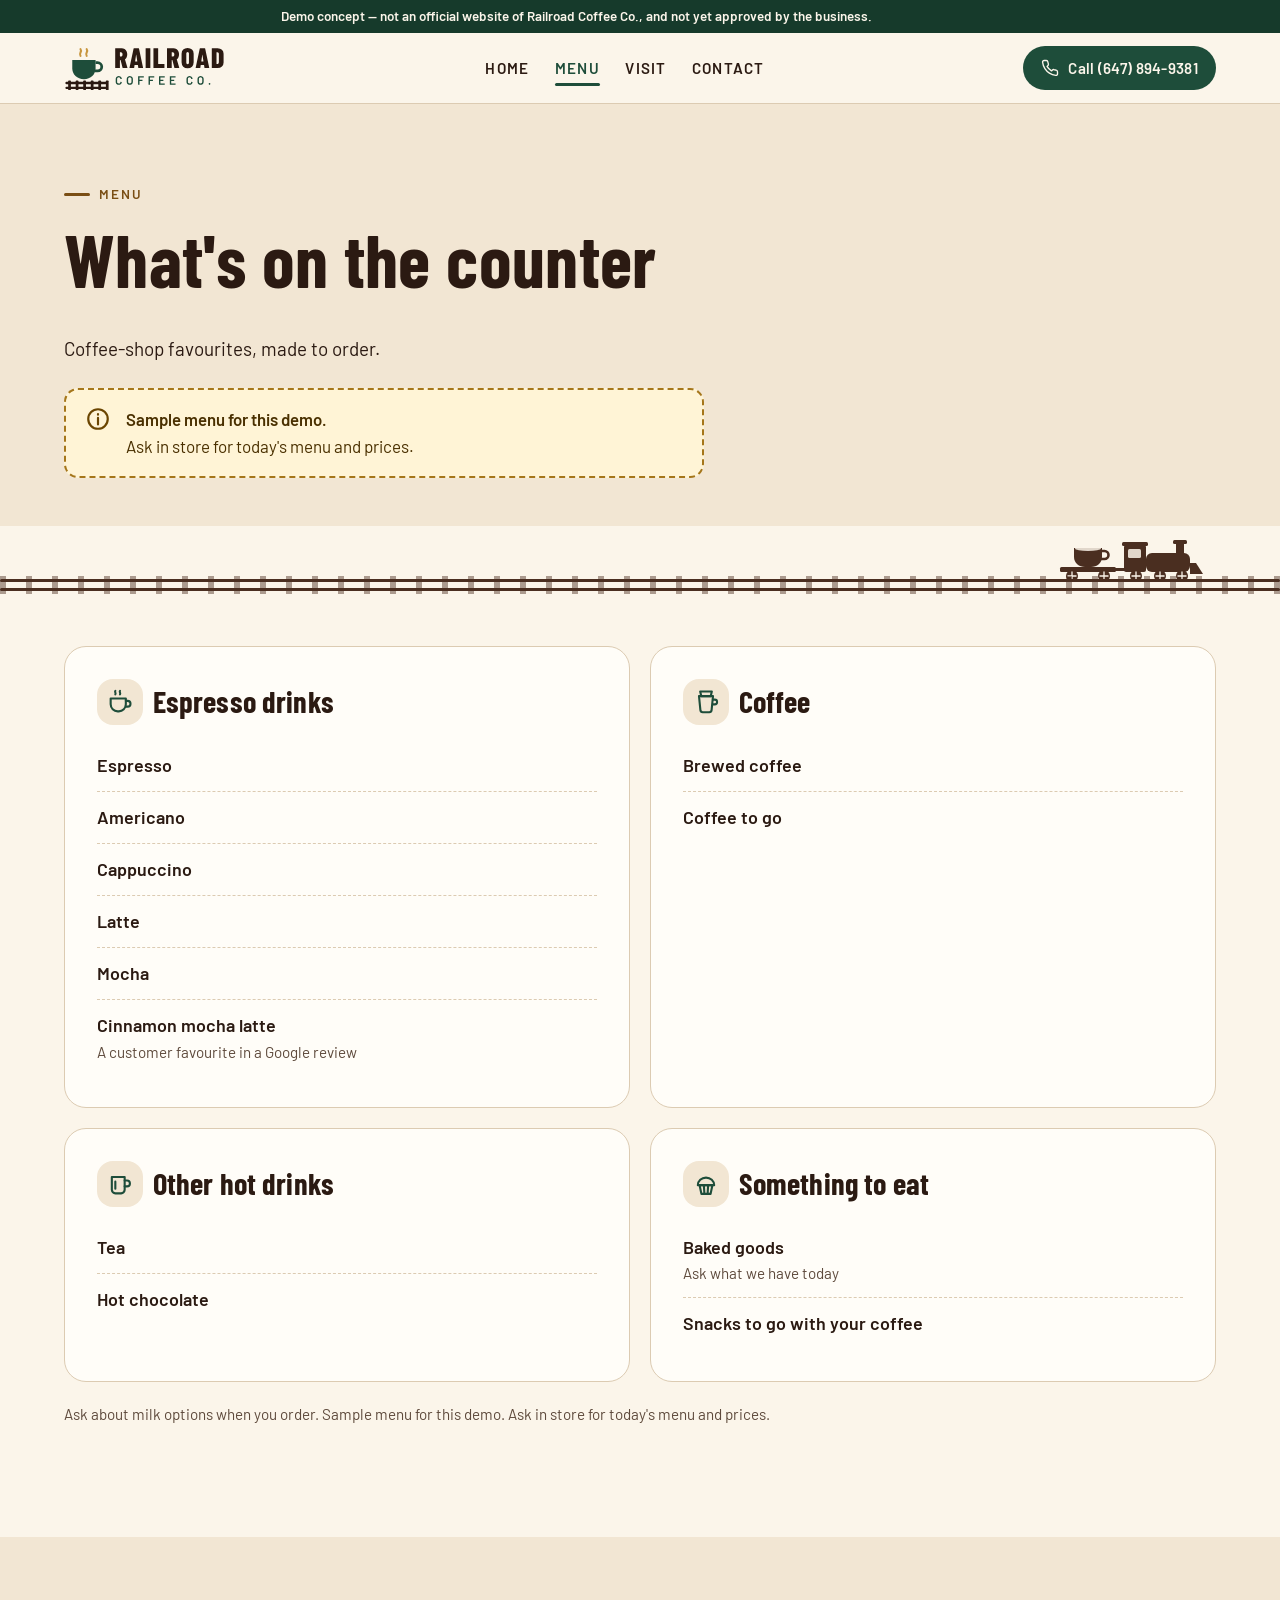
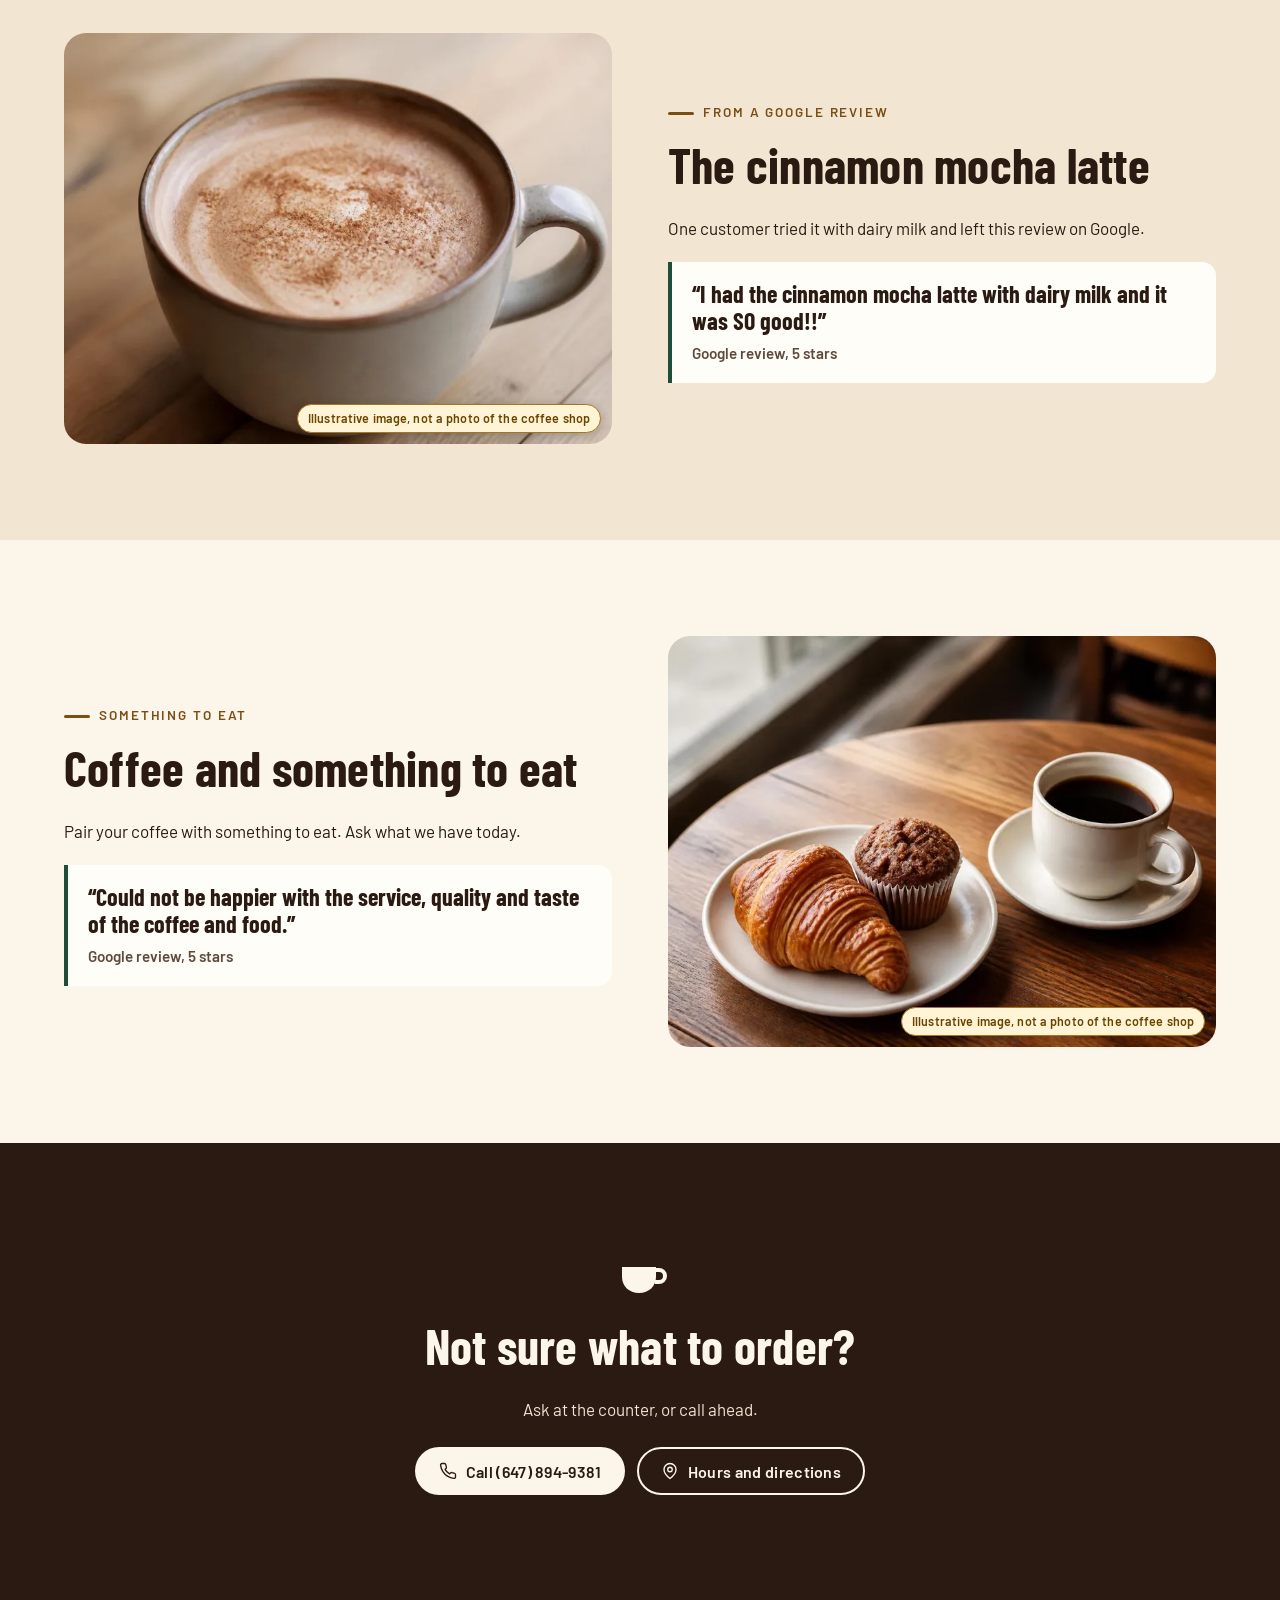
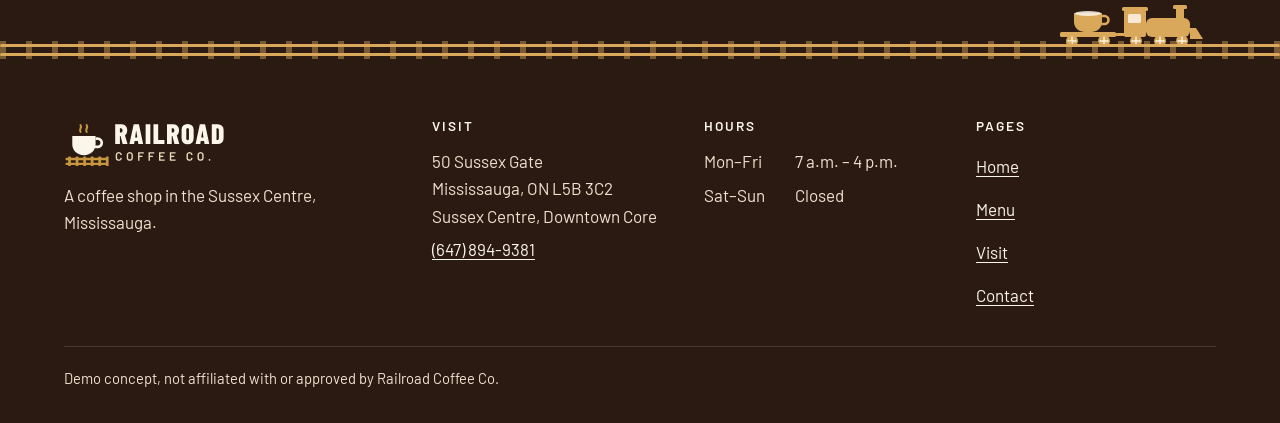
<file: menu.html>
<!DOCTYPE html>
<html lang="en-CA">
<head>
  <meta charset="utf-8">
  <meta name="viewport" content="width=device-width, initial-scale=1, viewport-fit=cover">
  <script>document.documentElement.classList.add("js")</script>
  <title>Menu | Railroad Coffee Co., Mississauga (demo concept)</title>
  <meta name="description" content="Demo concept website for Railroad Coffee Co., a coffee shop in the Sussex Centre, Mississauga — not the official site. Sample menu, no prices.">
  <meta property="og:type" content="website">
  <meta property="og:site_name" content="Railroad Coffee Co. (demo concept)">
  <meta property="og:locale" content="en_CA">
  <meta property="og:title" content="Menu | Railroad Coffee Co., Mississauga (demo concept)">
  <meta property="og:description" content="Demo concept website for Railroad Coffee Co., a coffee shop in the Sussex Centre, Mississauga — not the official site. Sample menu, no prices.">
  <meta property="og:url" content="https://mikelagumbay22.github.io/railroad-coffee-demo/menu.html">
  <meta property="og:image" content="https://mikelagumbay22.github.io/railroad-coffee-demo/img/og-image.jpg">
  <meta property="og:image:type" content="image/jpeg">
  <meta property="og:image:width" content="1200">
  <meta property="og:image:height" content="630">
  <meta property="og:image:alt" content="Demo concept, not the official site. A cappuccino with latte art on a wooden counter in a warm coffee shop (illustrative image, not a photo of the coffee shop)">
  <meta name="twitter:card" content="summary_large_image">
  <meta name="twitter:title" content="Menu | Railroad Coffee Co., Mississauga (demo concept)">
  <meta name="twitter:description" content="Demo concept website for Railroad Coffee Co., a coffee shop in the Sussex Centre, Mississauga — not the official site. Sample menu, no prices.">
  <meta name="twitter:image" content="https://mikelagumbay22.github.io/railroad-coffee-demo/img/og-image.jpg">
  <meta name="twitter:image:alt" content="Demo concept, not the official site. A cappuccino with latte art on a wooden counter in a warm coffee shop (illustrative image, not a photo of the coffee shop)">
  <meta name="robots" content="noindex, nofollow">
  <meta name="theme-color" content="#2B1A12">
  <link rel="preload" href="fonts/barlowcondensed-700-latin.woff2" as="font" type="font/woff2" crossorigin>
  <link rel="preload" href="fonts/barlow-400-latin.woff2" as="font" type="font/woff2" crossorigin>
  <link rel="preload" href="fonts/barlow-600-latin.woff2" as="font" type="font/woff2" crossorigin>
  <link rel="stylesheet" href="css/site.css?v=a0616c0b">
  <link rel="icon" href="img/favicon.ico" sizes="any">
  <link rel="icon" type="image/png" sizes="512x512" href="img/favicon-512.png">
  <link rel="apple-touch-icon" href="img/apple-touch-icon.png">
</head>
<body class="page-menu" data-hours='[{"day": "Monday", "display": "7 a.m. – 4 p.m.", "closed": false, "opens": "07:00", "closes": "16:00"}, {"day": "Tuesday", "display": "7 a.m. – 4 p.m.", "closed": false, "opens": "07:00", "closes": "16:00"}, {"day": "Wednesday", "display": "7 a.m. – 4 p.m.", "closed": false, "opens": "07:00", "closes": "16:00"}, {"day": "Thursday", "display": "7 a.m. – 4 p.m.", "closed": false, "opens": "07:00", "closes": "16:00"}, {"day": "Friday", "display": "7 a.m. – 4 p.m.", "closed": false, "opens": "07:00", "closes": "16:00"}, {"day": "Saturday", "display": "Closed", "closed": true, "opens": "", "closes": ""}, {"day": "Sunday", "display": "Closed", "closed": true, "opens": "", "closes": ""}]'>
<aside class="demo-banner" aria-label="Demo notice">
  <p class="container">Demo concept — not an official website of Railroad Coffee Co., and not yet approved by the business.</p>
</aside>
<a class="skip-link" href="#main">Skip to content</a>
<header class="site-header">
  <div class="container header-inner">
    <a class="brand" href="index.html">
      <img src="img/logo.svg" alt="Railroad Coffee Co., home" width="195" height="60">
    </a>
    <nav class="site-nav desktop-nav" aria-label="Main">
      <ul>
        <li><a href="index.html">Home</a></li>
        <li><a href="menu.html" aria-current="page">Menu</a></li>
        <li><a href="visit.html">Visit</a></li>
        <li><a href="contact.html">Contact</a></li>
      </ul>
    </nav>
    <div class="header-actions">
      <a class="btn btn--primary btn--sm header-cta" href="tel:+16478949381"><svg viewBox="0 0 24 24" fill="none" stroke="currentColor" stroke-width="1.8" stroke-linecap="round" stroke-linejoin="round" aria-hidden="true" focusable="false"><path d="M22 16.9v3a2 2 0 0 1-2.2 2 19.8 19.8 0 0 1-8.6-3.1 19.5 19.5 0 0 1-6-6A19.8 19.8 0 0 1 2.1 4.2 2 2 0 0 1 4.1 2h3a2 2 0 0 1 2 1.7c.1 1 .4 1.9.7 2.8a2 2 0 0 1-.5 2.1L8 9.9a16 16 0 0 0 6 6l1.3-1.3a2 2 0 0 1 2.1-.4c.9.3 1.8.6 2.8.7a2 2 0 0 1 1.7 2z"/></svg>Call (647) 894-9381</a>
      <button type="button" class="menu-toggle" id="menu-toggle" aria-controls="mobile-nav" aria-expanded="false">
        <span class="burger" aria-hidden="true"><span></span><span></span><span></span></span>
        <span class="menu-toggle__label">Menu</span>
      </button>
    </div>
  </div>
  <div class="mobile-nav" id="mobile-nav" hidden>
    <nav aria-label="Mobile">
      <ul>
        <li style="--i:0"><a href="index.html">Home</a></li>
        <li style="--i:1"><a href="menu.html" aria-current="page">Menu</a></li>
        <li style="--i:2"><a href="visit.html">Visit</a></li>
        <li style="--i:3"><a href="contact.html">Contact</a></li>
        <li style="--i:4"><a class="mobile-nav__cta" href="tel:+16478949381"><svg viewBox="0 0 24 24" fill="none" stroke="currentColor" stroke-width="1.8" stroke-linecap="round" stroke-linejoin="round" aria-hidden="true" focusable="false"><path d="M22 16.9v3a2 2 0 0 1-2.2 2 19.8 19.8 0 0 1-8.6-3.1 19.5 19.5 0 0 1-6-6A19.8 19.8 0 0 1 2.1 4.2 2 2 0 0 1 4.1 2h3a2 2 0 0 1 2 1.7c.1 1 .4 1.9.7 2.8a2 2 0 0 1-.5 2.1L8 9.9a16 16 0 0 0 6 6l1.3-1.3a2 2 0 0 1 2.1-.4c.9.3 1.8.6 2.8.7a2 2 0 0 1 1.7 2z"/></svg>Call (647) 894-9381</a></li>
      </ul>
    </nav>
  </div>
</header>
<main id="main">

<section class="page-hero" aria-labelledby="menu-title">
  <div class="container"><div class="section-head">
    <p class="eyebrow">Menu</p>
    <h1 id="menu-title">What&#39;s on the counter</h1>
    <p class="lead">Coffee-shop favourites, made to order.</p>
    <div class="sample-box" role="note"><svg viewBox="0 0 24 24" fill="none" stroke="currentColor" stroke-width="2" stroke-linecap="round" stroke-linejoin="round" aria-hidden="true" focusable="false"><circle cx="12" cy="12" r="9"/><path d="M12 11v6M12 7.5v.5"/></svg><p><strong>Sample menu for this demo.</strong>Ask in store for today&#39;s menu and prices.</p></div>
  </div></div>
</section>
<div class="rail " aria-hidden="true" data-rail>
  <div class="container" style="position:relative;height:100%;container-type:inline-size">
    <svg class="rail__train" viewBox="0 0 150 48" focusable="false">
      <circle class="puff" cx="124" cy="6" r="5" fill="currentColor"/>
      <circle class="puff" cx="119" cy="4" r="4" fill="currentColor"/>
      <path d="M18 12h28v9c0 6-5 10-11 10h-6c-6 0-11-4-11-10z" fill="currentColor"/>
      <path d="M46 15h2.5a4 4 0 0 1 0 8H45" fill="none" stroke="currentColor" stroke-width="2.6"/>
      <ellipse cx="32" cy="12.5" rx="13" ry="2.4" fill="#FBF5EA" opacity=".85"/>
      <rect x="4" y="31" width="56" height="5" rx="1.5" fill="currentColor"/>
      <rect x="58" y="32" width="12" height="3" fill="currentColor"/>
      <rect x="66" y="6" width="26" height="4" rx="1.5" fill="currentColor"/>
      <rect x="68" y="9" width="22" height="27" rx="2" fill="currentColor"/>
      <rect x="72" y="13" width="13" height="9" rx="1.5" fill="#FBF5EA" opacity=".85"/>
      <rect x="90" y="17" width="44" height="19" rx="6" fill="currentColor"/>
      <rect x="120" y="7" width="8" height="11" fill="currentColor"/>
      <rect x="117" y="4" width="14" height="4" rx="1.5" fill="currentColor"/>
      <path d="M134 27h6l7 11h-13z" fill="currentColor"/>
      <g class="wheel"><circle cx="16" cy="40" r="6" fill="currentColor"/><path d="M16 35.5v9M11.5 40h9" stroke="#FBF5EA" stroke-width="1.3"/></g>
      <g class="wheel"><circle cx="48" cy="40" r="6" fill="currentColor"/><path d="M48 35.5v9M43.5 40h9" stroke="#FBF5EA" stroke-width="1.3"/></g>
      <g class="wheel"><circle cx="80" cy="40" r="6" fill="currentColor"/><path d="M80 35.5v9M75.5 40h9" stroke="#FBF5EA" stroke-width="1.3"/></g>
      <g class="wheel"><circle cx="104" cy="40" r="6" fill="currentColor"/><path d="M104 35.5v9M99.5 40h9" stroke="#FBF5EA" stroke-width="1.3"/></g>
      <g class="wheel"><circle cx="126" cy="40" r="6" fill="currentColor"/><path d="M126 35.5v9M121.5 40h9" stroke="#FBF5EA" stroke-width="1.3"/></g>
    </svg>
  </div>
  <div class="rail__track"><span class="rail__ties"></span><span class="rail__line rail__line--a"></span><span class="rail__line rail__line--b"></span></div>
</div>

<section class="section section--tight" aria-label="Sample menu items">
  <div class="container">
    <ul class="menu-grid">
      <li class="card menu-card tilt reveal" style="--d: 0.0s" id="espresso" data-tilt>
        <h2><span class="icon-chip"><svg viewBox="0 0 24 24" fill="none" stroke="currentColor" stroke-width="1.8" stroke-linecap="round" stroke-linejoin="round" aria-hidden="true" focusable="false"><path d="M4 9h13v5a6 6 0 0 1-6 6h-1a6 6 0 0 1-6-6z"/><path d="M17 11h1.5a2.5 2.5 0 0 1 0 5H17"/><path d="M8 2.5c-.8 1 .8 2 0 3M12 2.5c-.8 1 .8 2 0 3"/></svg></span>Espresso drinks</h2>
        <ul class="menu-items">
          <li><span class="name">Espresso</span></li>
          <li><span class="name">Americano</span></li>
          <li><span class="name">Cappuccino</span></li>
          <li><span class="name">Latte</span></li>
          <li><span class="name">Mocha</span></li>
          <li><span class="name">Cinnamon mocha latte</span><span class="note">A customer favourite in a Google review</span></li>
        </ul>
      </li>
      <li class="card menu-card tilt reveal" style="--d: 0.1s" id="coffee" data-tilt>
        <h2><span class="icon-chip"><svg viewBox="0 0 24 24" fill="none" stroke="currentColor" stroke-width="1.8" stroke-linecap="round" stroke-linejoin="round" aria-hidden="true" focusable="false"><path d="M7 3h10l-1 4H8z"/><path d="M6 7h12l-1.2 12a2 2 0 0 1-2 1.8H9.2a2 2 0 0 1-2-1.8z"/><path d="M18 10h1.5a2 2 0 0 1 0 4H18"/></svg></span>Coffee</h2>
        <ul class="menu-items">
          <li><span class="name">Brewed coffee</span></li>
          <li><span class="name">Coffee to go</span></li>
        </ul>
      </li>
      <li class="card menu-card tilt reveal" style="--d: 0.0s" id="more" data-tilt>
        <h2><span class="icon-chip"><svg viewBox="0 0 24 24" fill="none" stroke="currentColor" stroke-width="1.8" stroke-linecap="round" stroke-linejoin="round" aria-hidden="true" focusable="false"><path d="M5 6h11v11a3 3 0 0 1-3 3H8a3 3 0 0 1-3-3z"/><path d="M16 9h2a2.5 2.5 0 0 1 0 5h-2"/><path d="M8 10v6"/></svg></span>Other hot drinks</h2>
        <ul class="menu-items">
          <li><span class="name">Tea</span></li>
          <li><span class="name">Hot chocolate</span></li>
        </ul>
      </li>
      <li class="card menu-card tilt reveal" style="--d: 0.1s" id="food" data-tilt>
        <h2><span class="icon-chip"><svg viewBox="0 0 24 24" fill="none" stroke="currentColor" stroke-width="1.8" stroke-linecap="round" stroke-linejoin="round" aria-hidden="true" focusable="false"><path d="M6.5 13h11l-1.6 7.5H8.1z"/><path d="M5 13a7 6.5 0 0 1 14 0z"/><path d="M10.2 13.5l.4 6.5M13.8 13.5l-.4 6.5"/></svg></span>Something to eat</h2>
        <ul class="menu-items">
          <li><span class="name">Baked goods</span><span class="note">Ask what we have today</span></li>
          <li><span class="name">Snacks to go with your coffee</span></li>
        </ul>
      </li>
    </ul>
    <p class="note reveal" style="margin-top:1.25rem">Ask about milk options when you order. Sample menu for this demo. Ask in store for today&#39;s menu and prices.</p>
  </div>
</section>
<section class="section section--alt" aria-labelledby="feature-title">
  <div class="container split">
    <div class="reveal reveal-l"><div class="media "><span class="ph-badge image-badge">Illustrative image, not a photo of the coffee shop</span>
  <img src="img/cinnamon-mocha-800.webp" srcset="img/cinnamon-mocha-480.webp 480w, img/cinnamon-mocha-800.webp 800w, img/cinnamon-mocha-1200.webp 1200w, img/cinnamon-mocha-1456.webp 1456w" sizes="(min-width: 900px) 540px, 92vw" width="1456" height="1088" alt="A mocha latte with a dusting of cinnamon on the foam, in a ceramic cup" loading="lazy" decoding="async">
</div></div>
    <div class="reveal reveal-r">
      <p class="eyebrow">From a Google review</p>
      <h2 id="feature-title">The cinnamon mocha latte</h2>
      <p>One customer tried it with dairy milk and left this review on Google.</p>
      <figure class="feature-quote"><blockquote style="margin:0"><p>“I had the cinnamon mocha latte with dairy milk and it was SO good!!”</p></blockquote><figcaption>Google review, 5 stars</figcaption></figure>
    </div>
  </div>
</section>
<section class="section" aria-labelledby="food-title">
  <div class="container split split--flip">
    <div class="reveal reveal-r"><div class="media "><span class="ph-badge image-badge">Illustrative image, not a photo of the coffee shop</span>
  <img src="img/coffee-and-pastry-800.webp" srcset="img/coffee-and-pastry-480.webp 480w, img/coffee-and-pastry-800.webp 800w, img/coffee-and-pastry-1200.webp 1200w, img/coffee-and-pastry-1456.webp 1456w" sizes="(min-width: 900px) 540px, 92vw" width="1456" height="1088" alt="A croissant and a muffin on a plate next to a cup of black coffee" loading="lazy" decoding="async">
</div></div>
    <div class="reveal reveal-l">
      <p class="eyebrow">Something to eat</p>
      <h2 id="food-title">Coffee and something to eat</h2>
      <p>Pair your coffee with something to eat. Ask what we have today.</p>
      <figure class="feature-quote"><blockquote style="margin:0"><p>“Could not be happier with the service, quality and taste of the coffee and food.”</p></blockquote><figcaption>Google review, 5 stars</figcaption></figure>
    </div>
  </div>
</section>

<section class="section cta-band on-dark" aria-labelledby="menu-cta-title">
  <div class="container reveal">
    <div class="cup cup--mini" aria-hidden="true">
  <svg class="cup__base" viewBox="0 0 64 64" focusable="false">
    <path d="M14 28h34v10c0 9-7 16-17 16s-17-7-17-16z" fill="#FBF5EA"/>
    <path d="M48 31h3a6 6 0 0 1 0 12h-4" fill="none" stroke="#FBF5EA" stroke-width="4"/>
  </svg>
  <svg class="cup__steam" style="left:32.81%" viewBox="21 10 10 14" focusable="false"><path d="M26 22c-3-4 3-6 0-10"/></svg>
  <svg class="cup__steam" style="left:48.44%" viewBox="31 10 10 14" focusable="false"><path d="M36 22c-3-4 3-6 0-10"/></svg>
</div>
    <h2 id="menu-cta-title">Not sure what to order?</h2>
    <p>Ask at the counter, or call ahead.</p>
    <div class="btn-row">
      <a class="btn btn--light" href="tel:+16478949381"><svg viewBox="0 0 24 24" fill="none" stroke="currentColor" stroke-width="1.8" stroke-linecap="round" stroke-linejoin="round" aria-hidden="true" focusable="false"><path d="M22 16.9v3a2 2 0 0 1-2.2 2 19.8 19.8 0 0 1-8.6-3.1 19.5 19.5 0 0 1-6-6A19.8 19.8 0 0 1 2.1 4.2 2 2 0 0 1 4.1 2h3a2 2 0 0 1 2 1.7c.1 1 .4 1.9.7 2.8a2 2 0 0 1-.5 2.1L8 9.9a16 16 0 0 0 6 6l1.3-1.3a2 2 0 0 1 2.1-.4c.9.3 1.8.6 2.8.7a2 2 0 0 1 1.7 2z"/></svg>Call (647) 894-9381</a>
      <a class="btn btn--outline-light" href="visit.html"><svg viewBox="0 0 24 24" fill="none" stroke="currentColor" stroke-width="1.8" stroke-linecap="round" stroke-linejoin="round" aria-hidden="true" focusable="false"><path d="M20 10c0 6-8 12-8 12S4 16 4 10a8 8 0 0 1 16 0z"/><circle cx="12" cy="10" r="3"/></svg>Hours and directions</a>
    </div>
  </div>
</section>

</main>
<div class="rail rail--dark" aria-hidden="true" data-rail>
  <div class="container" style="position:relative;height:100%;container-type:inline-size">
    <svg class="rail__train" viewBox="0 0 150 48" focusable="false">
      <circle class="puff" cx="124" cy="6" r="5" fill="currentColor"/>
      <circle class="puff" cx="119" cy="4" r="4" fill="currentColor"/>
      <path d="M18 12h28v9c0 6-5 10-11 10h-6c-6 0-11-4-11-10z" fill="currentColor"/>
      <path d="M46 15h2.5a4 4 0 0 1 0 8H45" fill="none" stroke="currentColor" stroke-width="2.6"/>
      <ellipse cx="32" cy="12.5" rx="13" ry="2.4" fill="#FBF5EA" opacity=".85"/>
      <rect x="4" y="31" width="56" height="5" rx="1.5" fill="currentColor"/>
      <rect x="58" y="32" width="12" height="3" fill="currentColor"/>
      <rect x="66" y="6" width="26" height="4" rx="1.5" fill="currentColor"/>
      <rect x="68" y="9" width="22" height="27" rx="2" fill="currentColor"/>
      <rect x="72" y="13" width="13" height="9" rx="1.5" fill="#FBF5EA" opacity=".85"/>
      <rect x="90" y="17" width="44" height="19" rx="6" fill="currentColor"/>
      <rect x="120" y="7" width="8" height="11" fill="currentColor"/>
      <rect x="117" y="4" width="14" height="4" rx="1.5" fill="currentColor"/>
      <path d="M134 27h6l7 11h-13z" fill="currentColor"/>
      <g class="wheel"><circle cx="16" cy="40" r="6" fill="currentColor"/><path d="M16 35.5v9M11.5 40h9" stroke="#FBF5EA" stroke-width="1.3"/></g>
      <g class="wheel"><circle cx="48" cy="40" r="6" fill="currentColor"/><path d="M48 35.5v9M43.5 40h9" stroke="#FBF5EA" stroke-width="1.3"/></g>
      <g class="wheel"><circle cx="80" cy="40" r="6" fill="currentColor"/><path d="M80 35.5v9M75.5 40h9" stroke="#FBF5EA" stroke-width="1.3"/></g>
      <g class="wheel"><circle cx="104" cy="40" r="6" fill="currentColor"/><path d="M104 35.5v9M99.5 40h9" stroke="#FBF5EA" stroke-width="1.3"/></g>
      <g class="wheel"><circle cx="126" cy="40" r="6" fill="currentColor"/><path d="M126 35.5v9M121.5 40h9" stroke="#FBF5EA" stroke-width="1.3"/></g>
    </svg>
  </div>
  <div class="rail__track"><span class="rail__ties"></span><span class="rail__line rail__line--a"></span><span class="rail__line rail__line--b"></span></div>
</div>
<footer class="site-footer on-dark">
  <div class="container">
    <div class="footer-grid">
      <div class="footer-brand">
        <a class="brand" href="index.html"><img src="img/logo-reversed.svg" alt="Railroad Coffee Co., home" width="195" height="60" loading="lazy" decoding="async"></a>
        <p>A coffee shop in the Sussex Centre, Mississauga.</p>
      </div>
      <div>
        <h2>Visit</h2>
        <ul>
          <li>50 Sussex Gate<br>Mississauga, ON L5B 3C2<br>Sussex Centre, Downtown Core</li>
          <li><a href="tel:+16478949381">(647) 894-9381</a></li>
        </ul>
      </div>
      <div>
        <h2>Hours</h2>
        <ul>
          <li><span class="footer-day">Mon–Fri</span> 7 a.m. – 4 p.m.</li>
          <li><span class="footer-day">Sat–Sun</span> Closed</li>
        </ul>
      </div>
      <div>
        <h2>Pages</h2>
        <ul class="footer-nav">
          <li><a href="index.html">Home</a></li>
          <li><a href="menu.html" aria-current="page">Menu</a></li>
          <li><a href="visit.html">Visit</a></li>
          <li><a href="contact.html">Contact</a></li>
        </ul>
      </div>
    </div>
    <div class="footer-bottom">
      <p class="footer-legal">Demo concept, not affiliated with or approved by Railroad Coffee Co.</p>
    </div>
  </div>
</footer>
<nav class="mobile-callbar" aria-label="Quick actions">
  <a class="btn btn--primary" href="tel:+16478949381" aria-label="Call (647) 894-9381"><svg viewBox="0 0 24 24" fill="none" stroke="currentColor" stroke-width="1.8" stroke-linecap="round" stroke-linejoin="round" aria-hidden="true" focusable="false"><path d="M22 16.9v3a2 2 0 0 1-2.2 2 19.8 19.8 0 0 1-8.6-3.1 19.5 19.5 0 0 1-6-6A19.8 19.8 0 0 1 2.1 4.2 2 2 0 0 1 4.1 2h3a2 2 0 0 1 2 1.7c.1 1 .4 1.9.7 2.8a2 2 0 0 1-.5 2.1L8 9.9a16 16 0 0 0 6 6l1.3-1.3a2 2 0 0 1 2.1-.4c.9.3 1.8.6 2.8.7a2 2 0 0 1 1.7 2z"/></svg>Call</a>
  <a class="btn btn--ghost" href="https://www.google.com/maps/dir/?api=1&amp;destination=Railroad%20Coffee%20Co.%2C%2050%20Sussex%20Gate%2C%20Mississauga%2C%20ON%20L5B%203C2" target="_blank" rel="noopener"><svg viewBox="0 0 24 24" fill="none" stroke="currentColor" stroke-width="1.8" stroke-linecap="round" stroke-linejoin="round" aria-hidden="true" focusable="false"><path d="M20 10c0 6-8 12-8 12S4 16 4 10a8 8 0 0 1 16 0z"/><circle cx="12" cy="10" r="3"/></svg>Directions<span class="visually-hidden"> (opens Google Maps in a new tab)</span></a>
  <a class="btn btn--ghost" href="menu.html"><svg viewBox="0 0 24 24" fill="none" stroke="currentColor" stroke-width="1.8" stroke-linecap="round" stroke-linejoin="round" aria-hidden="true" focusable="false"><path d="M4 9h13v5a6 6 0 0 1-6 6h-1a6 6 0 0 1-6-6z"/><path d="M17 11h1.5a2.5 2.5 0 0 1 0 5H17"/><path d="M8 2.5c-.8 1 .8 2 0 3M12 2.5c-.8 1 .8 2 0 3"/></svg>Menu</a>
</nav>
<script src="js/site.js?v=a0616c0b" defer></script>
</body>
</html>
</file>
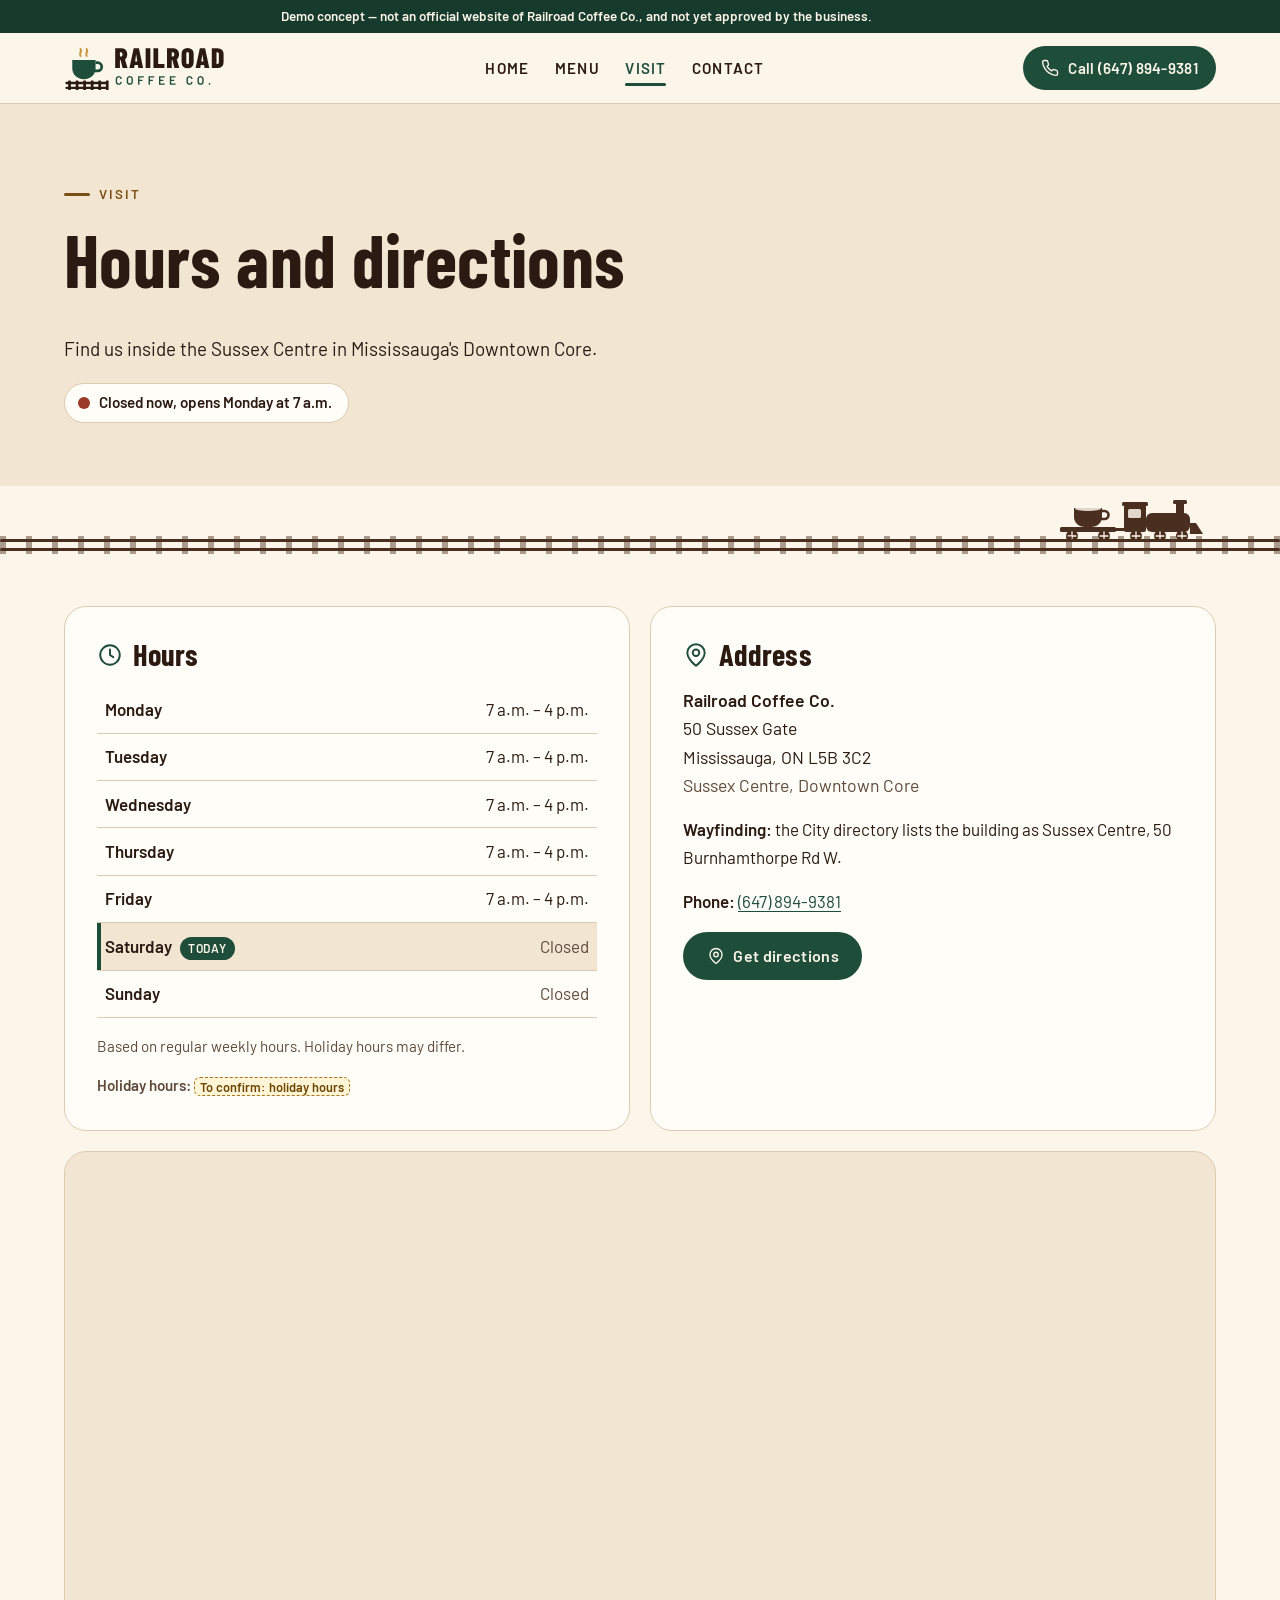
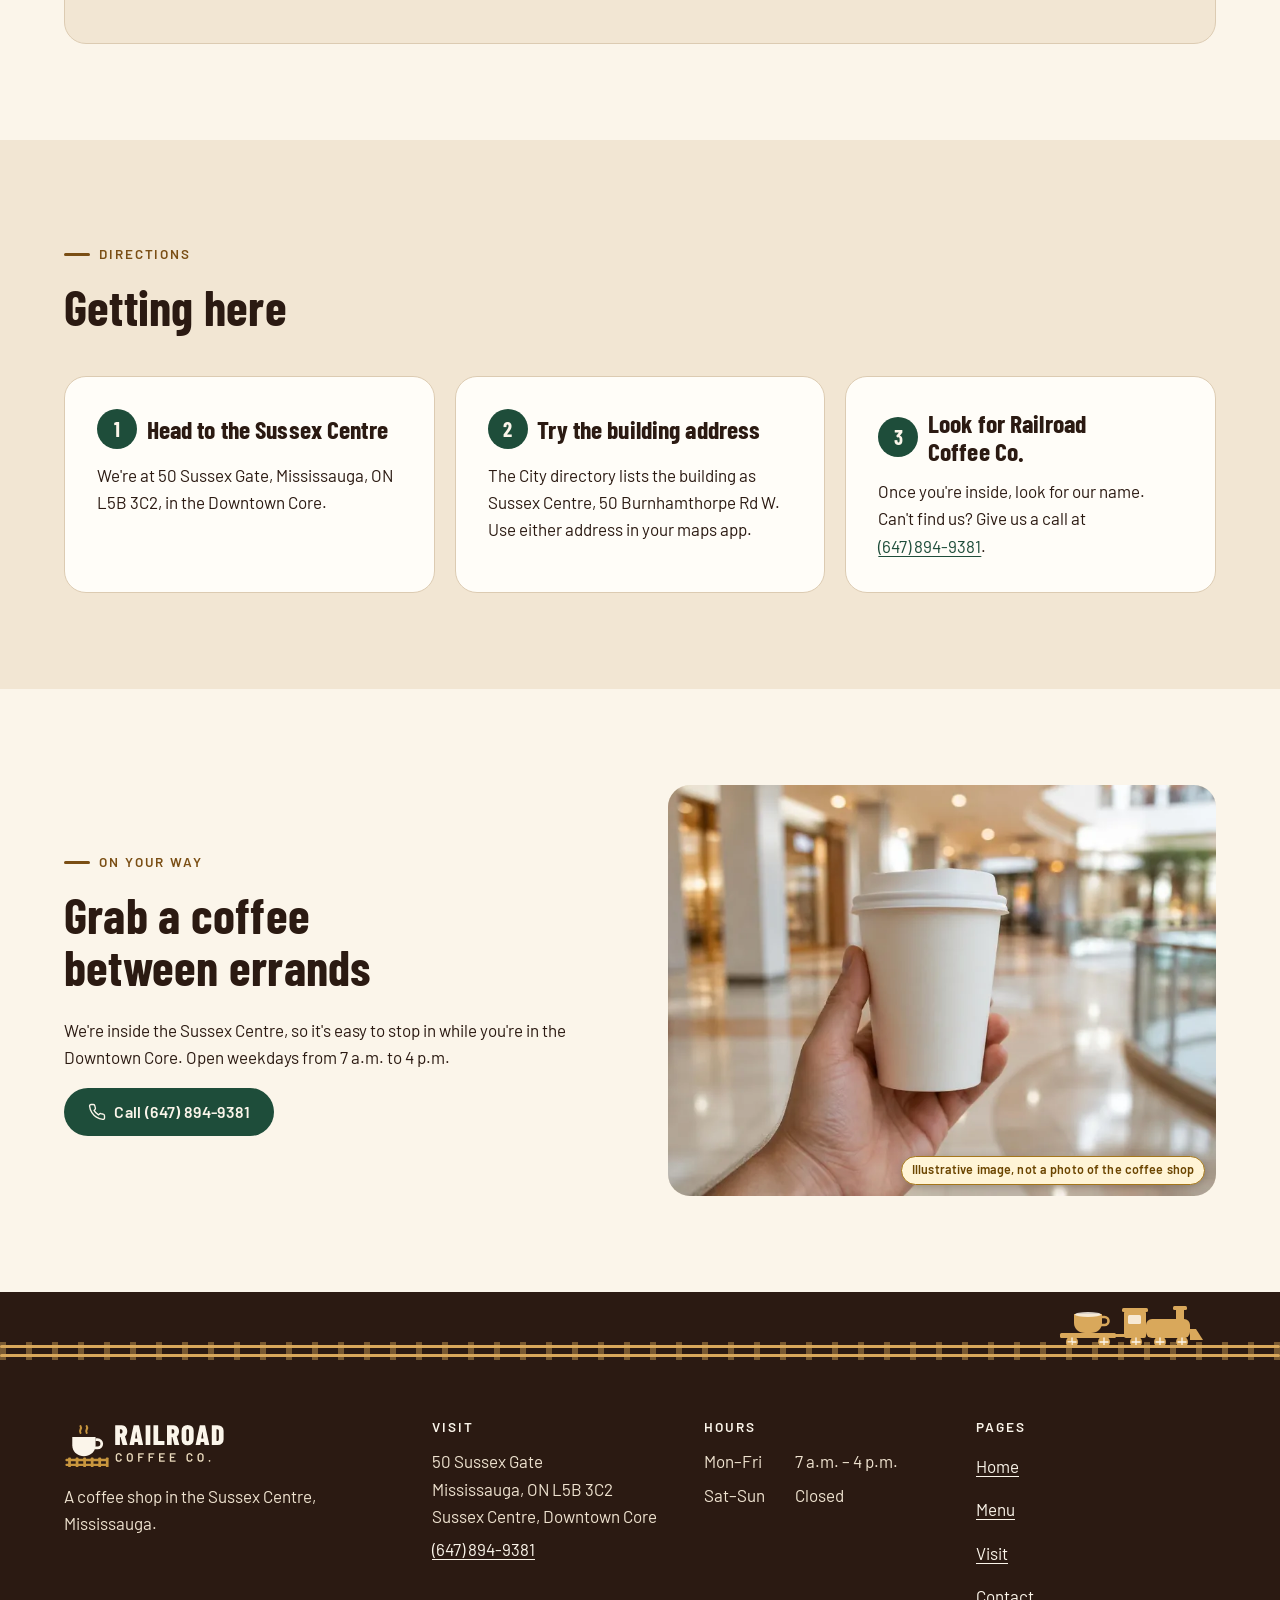
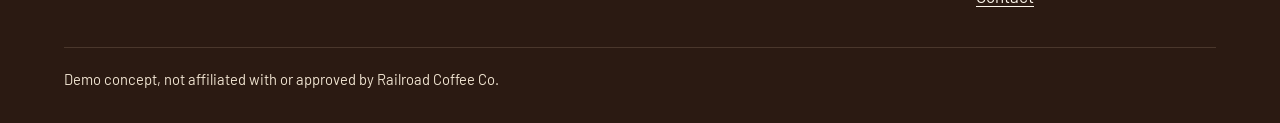
<file: visit.html>
<!DOCTYPE html>
<html lang="en-CA">
<head>
  <meta charset="utf-8">
  <meta name="viewport" content="width=device-width, initial-scale=1, viewport-fit=cover">
  <script>document.documentElement.classList.add("js")</script>
  <title>Visit | Hours &amp; Directions | Railroad Coffee Co. (demo concept)</title>
  <meta name="description" content="Demo concept website for Railroad Coffee Co., a coffee shop in the Sussex Centre, Mississauga — not the official site. Hours, map and directions.">
  <meta property="og:type" content="website">
  <meta property="og:site_name" content="Railroad Coffee Co. (demo concept)">
  <meta property="og:locale" content="en_CA">
  <meta property="og:title" content="Visit | Hours &amp; Directions | Railroad Coffee Co. (demo concept)">
  <meta property="og:description" content="Demo concept website for Railroad Coffee Co., a coffee shop in the Sussex Centre, Mississauga — not the official site. Hours, map and directions.">
  <meta property="og:url" content="https://mikelagumbay22.github.io/railroad-coffee-demo/visit.html">
  <meta property="og:image" content="https://mikelagumbay22.github.io/railroad-coffee-demo/img/og-image.jpg">
  <meta property="og:image:type" content="image/jpeg">
  <meta property="og:image:width" content="1200">
  <meta property="og:image:height" content="630">
  <meta property="og:image:alt" content="Demo concept, not the official site. A cappuccino with latte art on a wooden counter in a warm coffee shop (illustrative image, not a photo of the coffee shop)">
  <meta name="twitter:card" content="summary_large_image">
  <meta name="twitter:title" content="Visit | Hours &amp; Directions | Railroad Coffee Co. (demo concept)">
  <meta name="twitter:description" content="Demo concept website for Railroad Coffee Co., a coffee shop in the Sussex Centre, Mississauga — not the official site. Hours, map and directions.">
  <meta name="twitter:image" content="https://mikelagumbay22.github.io/railroad-coffee-demo/img/og-image.jpg">
  <meta name="twitter:image:alt" content="Demo concept, not the official site. A cappuccino with latte art on a wooden counter in a warm coffee shop (illustrative image, not a photo of the coffee shop)">
  <meta name="robots" content="noindex, nofollow">
  <meta name="theme-color" content="#2B1A12">
  <link rel="preload" href="fonts/barlowcondensed-700-latin.woff2" as="font" type="font/woff2" crossorigin>
  <link rel="preload" href="fonts/barlow-400-latin.woff2" as="font" type="font/woff2" crossorigin>
  <link rel="preload" href="fonts/barlow-600-latin.woff2" as="font" type="font/woff2" crossorigin>
  <link rel="stylesheet" href="css/site.css?v=a0616c0b">
  <link rel="icon" href="img/favicon.ico" sizes="any">
  <link rel="icon" type="image/png" sizes="512x512" href="img/favicon-512.png">
  <link rel="apple-touch-icon" href="img/apple-touch-icon.png">
</head>
<body class="page-visit" data-hours='[{"day": "Monday", "display": "7 a.m. – 4 p.m.", "closed": false, "opens": "07:00", "closes": "16:00"}, {"day": "Tuesday", "display": "7 a.m. – 4 p.m.", "closed": false, "opens": "07:00", "closes": "16:00"}, {"day": "Wednesday", "display": "7 a.m. – 4 p.m.", "closed": false, "opens": "07:00", "closes": "16:00"}, {"day": "Thursday", "display": "7 a.m. – 4 p.m.", "closed": false, "opens": "07:00", "closes": "16:00"}, {"day": "Friday", "display": "7 a.m. – 4 p.m.", "closed": false, "opens": "07:00", "closes": "16:00"}, {"day": "Saturday", "display": "Closed", "closed": true, "opens": "", "closes": ""}, {"day": "Sunday", "display": "Closed", "closed": true, "opens": "", "closes": ""}]'>
<aside class="demo-banner" aria-label="Demo notice">
  <p class="container">Demo concept — not an official website of Railroad Coffee Co., and not yet approved by the business.</p>
</aside>
<a class="skip-link" href="#main">Skip to content</a>
<header class="site-header">
  <div class="container header-inner">
    <a class="brand" href="index.html">
      <img src="img/logo.svg" alt="Railroad Coffee Co., home" width="195" height="60">
    </a>
    <nav class="site-nav desktop-nav" aria-label="Main">
      <ul>
        <li><a href="index.html">Home</a></li>
        <li><a href="menu.html">Menu</a></li>
        <li><a href="visit.html" aria-current="page">Visit</a></li>
        <li><a href="contact.html">Contact</a></li>
      </ul>
    </nav>
    <div class="header-actions">
      <a class="btn btn--primary btn--sm header-cta" href="tel:+16478949381"><svg viewBox="0 0 24 24" fill="none" stroke="currentColor" stroke-width="1.8" stroke-linecap="round" stroke-linejoin="round" aria-hidden="true" focusable="false"><path d="M22 16.9v3a2 2 0 0 1-2.2 2 19.8 19.8 0 0 1-8.6-3.1 19.5 19.5 0 0 1-6-6A19.8 19.8 0 0 1 2.1 4.2 2 2 0 0 1 4.1 2h3a2 2 0 0 1 2 1.7c.1 1 .4 1.9.7 2.8a2 2 0 0 1-.5 2.1L8 9.9a16 16 0 0 0 6 6l1.3-1.3a2 2 0 0 1 2.1-.4c.9.3 1.8.6 2.8.7a2 2 0 0 1 1.7 2z"/></svg>Call (647) 894-9381</a>
      <button type="button" class="menu-toggle" id="menu-toggle" aria-controls="mobile-nav" aria-expanded="false">
        <span class="burger" aria-hidden="true"><span></span><span></span><span></span></span>
        <span class="menu-toggle__label">Menu</span>
      </button>
    </div>
  </div>
  <div class="mobile-nav" id="mobile-nav" hidden>
    <nav aria-label="Mobile">
      <ul>
        <li style="--i:0"><a href="index.html">Home</a></li>
        <li style="--i:1"><a href="menu.html">Menu</a></li>
        <li style="--i:2"><a href="visit.html" aria-current="page">Visit</a></li>
        <li style="--i:3"><a href="contact.html">Contact</a></li>
        <li style="--i:4"><a class="mobile-nav__cta" href="tel:+16478949381"><svg viewBox="0 0 24 24" fill="none" stroke="currentColor" stroke-width="1.8" stroke-linecap="round" stroke-linejoin="round" aria-hidden="true" focusable="false"><path d="M22 16.9v3a2 2 0 0 1-2.2 2 19.8 19.8 0 0 1-8.6-3.1 19.5 19.5 0 0 1-6-6A19.8 19.8 0 0 1 2.1 4.2 2 2 0 0 1 4.1 2h3a2 2 0 0 1 2 1.7c.1 1 .4 1.9.7 2.8a2 2 0 0 1-.5 2.1L8 9.9a16 16 0 0 0 6 6l1.3-1.3a2 2 0 0 1 2.1-.4c.9.3 1.8.6 2.8.7a2 2 0 0 1 1.7 2z"/></svg>Call (647) 894-9381</a></li>
      </ul>
    </nav>
  </div>
</header>
<main id="main">

<section class="page-hero" aria-labelledby="visit-title">
  <div class="container"><div class="section-head">
    <p class="eyebrow">Visit</p>
    <h1 id="visit-title">Hours and directions</h1>
    <p class="lead">Find us inside the Sussex Centre in Mississauga&#39;s Downtown Core.</p>
    <p class="status " data-status data-state="neutral"><span class="status__dot" aria-hidden="true"></span><span class="status__text">Open Mon–Fri, 7 a.m. to 4 p.m.</span></p>
  </div></div>
</section>
<div class="rail " aria-hidden="true" data-rail>
  <div class="container" style="position:relative;height:100%;container-type:inline-size">
    <svg class="rail__train" viewBox="0 0 150 48" focusable="false">
      <circle class="puff" cx="124" cy="6" r="5" fill="currentColor"/>
      <circle class="puff" cx="119" cy="4" r="4" fill="currentColor"/>
      <path d="M18 12h28v9c0 6-5 10-11 10h-6c-6 0-11-4-11-10z" fill="currentColor"/>
      <path d="M46 15h2.5a4 4 0 0 1 0 8H45" fill="none" stroke="currentColor" stroke-width="2.6"/>
      <ellipse cx="32" cy="12.5" rx="13" ry="2.4" fill="#FBF5EA" opacity=".85"/>
      <rect x="4" y="31" width="56" height="5" rx="1.5" fill="currentColor"/>
      <rect x="58" y="32" width="12" height="3" fill="currentColor"/>
      <rect x="66" y="6" width="26" height="4" rx="1.5" fill="currentColor"/>
      <rect x="68" y="9" width="22" height="27" rx="2" fill="currentColor"/>
      <rect x="72" y="13" width="13" height="9" rx="1.5" fill="#FBF5EA" opacity=".85"/>
      <rect x="90" y="17" width="44" height="19" rx="6" fill="currentColor"/>
      <rect x="120" y="7" width="8" height="11" fill="currentColor"/>
      <rect x="117" y="4" width="14" height="4" rx="1.5" fill="currentColor"/>
      <path d="M134 27h6l7 11h-13z" fill="currentColor"/>
      <g class="wheel"><circle cx="16" cy="40" r="6" fill="currentColor"/><path d="M16 35.5v9M11.5 40h9" stroke="#FBF5EA" stroke-width="1.3"/></g>
      <g class="wheel"><circle cx="48" cy="40" r="6" fill="currentColor"/><path d="M48 35.5v9M43.5 40h9" stroke="#FBF5EA" stroke-width="1.3"/></g>
      <g class="wheel"><circle cx="80" cy="40" r="6" fill="currentColor"/><path d="M80 35.5v9M75.5 40h9" stroke="#FBF5EA" stroke-width="1.3"/></g>
      <g class="wheel"><circle cx="104" cy="40" r="6" fill="currentColor"/><path d="M104 35.5v9M99.5 40h9" stroke="#FBF5EA" stroke-width="1.3"/></g>
      <g class="wheel"><circle cx="126" cy="40" r="6" fill="currentColor"/><path d="M126 35.5v9M121.5 40h9" stroke="#FBF5EA" stroke-width="1.3"/></g>
    </svg>
  </div>
  <div class="rail__track"><span class="rail__ties"></span><span class="rail__line rail__line--a"></span><span class="rail__line rail__line--b"></span></div>
</div>

<section class="section section--tight" aria-label="Hours, address and map">
  <div class="container visit-grid">
    <div class="card reveal" id="hours">
      <h2 class="h3" style="font-size:1.9rem"><svg viewBox="0 0 24 24" fill="none" stroke="currentColor" stroke-width="1.8" stroke-linecap="round" stroke-linejoin="round" aria-hidden="true" focusable="false"><circle cx="12" cy="12" r="9"/><path d="M12 7v5l3 2"/></svg>Hours</h2>
      <table class="hours-table" data-hours-table>
        <caption class="visually-hidden">Weekly opening hours</caption>
        <tbody>
          <tr data-day="Monday"><th scope="row">Monday</th><td>7 a.m. – 4 p.m.</td></tr>
          <tr data-day="Tuesday"><th scope="row">Tuesday</th><td>7 a.m. – 4 p.m.</td></tr>
          <tr data-day="Wednesday"><th scope="row">Wednesday</th><td>7 a.m. – 4 p.m.</td></tr>
          <tr data-day="Thursday"><th scope="row">Thursday</th><td>7 a.m. – 4 p.m.</td></tr>
          <tr data-day="Friday"><th scope="row">Friday</th><td>7 a.m. – 4 p.m.</td></tr>
          <tr data-day="Saturday" class="is-closed"><th scope="row">Saturday</th><td>Closed</td></tr>
          <tr data-day="Sunday" class="is-closed"><th scope="row">Sunday</th><td>Closed</td></tr>
        </tbody>
      </table>
      <p class="note">Based on regular weekly hours. Holiday hours may differ.</p><p class="note"><strong>Holiday hours:</strong> <mark class="ph-inline">To confirm: holiday hours</mark></p>
    </div>
    <div class="card reveal" style="--d:.1s">
      <h2 class="h3" style="font-size:1.9rem"><svg viewBox="0 0 24 24" fill="none" stroke="currentColor" stroke-width="1.8" stroke-linecap="round" stroke-linejoin="round" aria-hidden="true" focusable="false"><path d="M20 10c0 6-8 12-8 12S4 16 4 10a8 8 0 0 1 16 0z"/><circle cx="12" cy="10" r="3"/></svg>Address</h2>
      <p class="addr"><strong>Railroad Coffee Co.</strong><br>50 Sussex Gate<br>Mississauga, ON L5B 3C2<br><span class="muted">Sussex Centre, Downtown Core</span></p>
      <p><strong>Wayfinding:</strong> the City directory lists the building as Sussex Centre, 50 Burnhamthorpe Rd W.</p>
      <p><strong>Phone:</strong> <a href="tel:+16478949381">(647) 894-9381</a></p>
      <div class="btn-row">
        <a class="btn btn--primary" href="https://www.google.com/maps/dir/?api=1&amp;destination=Railroad%20Coffee%20Co.%2C%2050%20Sussex%20Gate%2C%20Mississauga%2C%20ON%20L5B%203C2" target="_blank" rel="noopener"><svg viewBox="0 0 24 24" fill="none" stroke="currentColor" stroke-width="1.8" stroke-linecap="round" stroke-linejoin="round" aria-hidden="true" focusable="false"><path d="M20 10c0 6-8 12-8 12S4 16 4 10a8 8 0 0 1 16 0z"/><circle cx="12" cy="10" r="3"/></svg>Get directions<span class="visually-hidden"> (opens Google Maps in a new tab)</span></a>
      </div>
    </div>
    <div class="map-frame reveal">
      <iframe id="map" src="https://maps.google.com/maps?q=Railroad+Coffee+Co.%2C+50+Sussex+Gate%2C+Mississauga%2C+ON+L5B+3C2&amp;output=embed" title="Google Map showing Railroad Coffee Co. at 50 Sussex Gate, Mississauga, ON L5B 3C2" loading="lazy" referrerpolicy="no-referrer-when-downgrade" allowfullscreen></iframe>
    </div>
  </div>
</section>

<section class="section section--alt" aria-labelledby="steps-title">
  <div class="container">
    <div class="section-head reveal">
      <p class="eyebrow">Directions</p>
      <h2 id="steps-title">Getting here</h2>
    </div>
    <ol class="steps">
      <li class="card reveal" style="--d: 0.0s"><h3>Head to the Sussex Centre</h3><p>We're at 50 Sussex Gate, Mississauga, ON L5B 3C2, in the Downtown Core.</p></li>
      <li class="card reveal" style="--d: 0.12s"><h3>Try the building address</h3><p>The City directory lists the building as Sussex Centre, 50 Burnhamthorpe Rd W. Use either address in your maps app.</p></li>
      <li class="card reveal" style="--d: 0.24s"><h3>Look for Railroad Coffee Co.</h3><p>Once you're inside, look for our name. Can't find us? Give us a call at <a href="tel:+16478949381">(647) 894-9381</a>.</p></li>
    </ol>
  </div>
</section>

<section class="section" aria-labelledby="togo-title">
  <div class="container split">
    <div class="reveal reveal-l">
      <p class="eyebrow">On your way</p>
      <h2 id="togo-title">Grab a coffee between errands</h2>
      <p>We're inside the Sussex Centre, so it's easy to stop in while you're in the Downtown Core. Open weekdays from 7 a.m. to 4 p.m.</p>
      <a class="btn btn--primary" href="tel:+16478949381"><svg viewBox="0 0 24 24" fill="none" stroke="currentColor" stroke-width="1.8" stroke-linecap="round" stroke-linejoin="round" aria-hidden="true" focusable="false"><path d="M22 16.9v3a2 2 0 0 1-2.2 2 19.8 19.8 0 0 1-8.6-3.1 19.5 19.5 0 0 1-6-6A19.8 19.8 0 0 1 2.1 4.2 2 2 0 0 1 4.1 2h3a2 2 0 0 1 2 1.7c.1 1 .4 1.9.7 2.8a2 2 0 0 1-.5 2.1L8 9.9a16 16 0 0 0 6 6l1.3-1.3a2 2 0 0 1 2.1-.4c.9.3 1.8.6 2.8.7a2 2 0 0 1 1.7 2z"/></svg>Call (647) 894-9381</a>
    </div>
    <div class="reveal reveal-r"><div class="media " style="--focus: 45% 50%"><span class="ph-badge image-badge">Illustrative image, not a photo of the coffee shop</span>
  <img src="img/coffee-to-go-800.webp" srcset="img/coffee-to-go-480.webp 480w, img/coffee-to-go-800.webp 800w, img/coffee-to-go-1200.webp 1200w, img/coffee-to-go-1456.webp 1456w" sizes="(min-width: 900px) 540px, 92vw" width="1456" height="1088" alt="A hand holding a coffee cup to go inside a bright shopping centre" loading="lazy" decoding="async">
</div></div>
  </div>
</section>

</main>
<div class="rail rail--dark" aria-hidden="true" data-rail>
  <div class="container" style="position:relative;height:100%;container-type:inline-size">
    <svg class="rail__train" viewBox="0 0 150 48" focusable="false">
      <circle class="puff" cx="124" cy="6" r="5" fill="currentColor"/>
      <circle class="puff" cx="119" cy="4" r="4" fill="currentColor"/>
      <path d="M18 12h28v9c0 6-5 10-11 10h-6c-6 0-11-4-11-10z" fill="currentColor"/>
      <path d="M46 15h2.5a4 4 0 0 1 0 8H45" fill="none" stroke="currentColor" stroke-width="2.6"/>
      <ellipse cx="32" cy="12.5" rx="13" ry="2.4" fill="#FBF5EA" opacity=".85"/>
      <rect x="4" y="31" width="56" height="5" rx="1.5" fill="currentColor"/>
      <rect x="58" y="32" width="12" height="3" fill="currentColor"/>
      <rect x="66" y="6" width="26" height="4" rx="1.5" fill="currentColor"/>
      <rect x="68" y="9" width="22" height="27" rx="2" fill="currentColor"/>
      <rect x="72" y="13" width="13" height="9" rx="1.5" fill="#FBF5EA" opacity=".85"/>
      <rect x="90" y="17" width="44" height="19" rx="6" fill="currentColor"/>
      <rect x="120" y="7" width="8" height="11" fill="currentColor"/>
      <rect x="117" y="4" width="14" height="4" rx="1.5" fill="currentColor"/>
      <path d="M134 27h6l7 11h-13z" fill="currentColor"/>
      <g class="wheel"><circle cx="16" cy="40" r="6" fill="currentColor"/><path d="M16 35.5v9M11.5 40h9" stroke="#FBF5EA" stroke-width="1.3"/></g>
      <g class="wheel"><circle cx="48" cy="40" r="6" fill="currentColor"/><path d="M48 35.5v9M43.5 40h9" stroke="#FBF5EA" stroke-width="1.3"/></g>
      <g class="wheel"><circle cx="80" cy="40" r="6" fill="currentColor"/><path d="M80 35.5v9M75.5 40h9" stroke="#FBF5EA" stroke-width="1.3"/></g>
      <g class="wheel"><circle cx="104" cy="40" r="6" fill="currentColor"/><path d="M104 35.5v9M99.5 40h9" stroke="#FBF5EA" stroke-width="1.3"/></g>
      <g class="wheel"><circle cx="126" cy="40" r="6" fill="currentColor"/><path d="M126 35.5v9M121.5 40h9" stroke="#FBF5EA" stroke-width="1.3"/></g>
    </svg>
  </div>
  <div class="rail__track"><span class="rail__ties"></span><span class="rail__line rail__line--a"></span><span class="rail__line rail__line--b"></span></div>
</div>
<footer class="site-footer on-dark">
  <div class="container">
    <div class="footer-grid">
      <div class="footer-brand">
        <a class="brand" href="index.html"><img src="img/logo-reversed.svg" alt="Railroad Coffee Co., home" width="195" height="60" loading="lazy" decoding="async"></a>
        <p>A coffee shop in the Sussex Centre, Mississauga.</p>
      </div>
      <div>
        <h2>Visit</h2>
        <ul>
          <li>50 Sussex Gate<br>Mississauga, ON L5B 3C2<br>Sussex Centre, Downtown Core</li>
          <li><a href="tel:+16478949381">(647) 894-9381</a></li>
        </ul>
      </div>
      <div>
        <h2>Hours</h2>
        <ul>
          <li><span class="footer-day">Mon–Fri</span> 7 a.m. – 4 p.m.</li>
          <li><span class="footer-day">Sat–Sun</span> Closed</li>
        </ul>
      </div>
      <div>
        <h2>Pages</h2>
        <ul class="footer-nav">
          <li><a href="index.html">Home</a></li>
          <li><a href="menu.html">Menu</a></li>
          <li><a href="visit.html" aria-current="page">Visit</a></li>
          <li><a href="contact.html">Contact</a></li>
        </ul>
      </div>
    </div>
    <div class="footer-bottom">
      <p class="footer-legal">Demo concept, not affiliated with or approved by Railroad Coffee Co.</p>
    </div>
  </div>
</footer>
<nav class="mobile-callbar" aria-label="Quick actions">
  <a class="btn btn--primary" href="tel:+16478949381" aria-label="Call (647) 894-9381"><svg viewBox="0 0 24 24" fill="none" stroke="currentColor" stroke-width="1.8" stroke-linecap="round" stroke-linejoin="round" aria-hidden="true" focusable="false"><path d="M22 16.9v3a2 2 0 0 1-2.2 2 19.8 19.8 0 0 1-8.6-3.1 19.5 19.5 0 0 1-6-6A19.8 19.8 0 0 1 2.1 4.2 2 2 0 0 1 4.1 2h3a2 2 0 0 1 2 1.7c.1 1 .4 1.9.7 2.8a2 2 0 0 1-.5 2.1L8 9.9a16 16 0 0 0 6 6l1.3-1.3a2 2 0 0 1 2.1-.4c.9.3 1.8.6 2.8.7a2 2 0 0 1 1.7 2z"/></svg>Call</a>
  <a class="btn btn--ghost" href="https://www.google.com/maps/dir/?api=1&amp;destination=Railroad%20Coffee%20Co.%2C%2050%20Sussex%20Gate%2C%20Mississauga%2C%20ON%20L5B%203C2" target="_blank" rel="noopener"><svg viewBox="0 0 24 24" fill="none" stroke="currentColor" stroke-width="1.8" stroke-linecap="round" stroke-linejoin="round" aria-hidden="true" focusable="false"><path d="M20 10c0 6-8 12-8 12S4 16 4 10a8 8 0 0 1 16 0z"/><circle cx="12" cy="10" r="3"/></svg>Directions<span class="visually-hidden"> (opens Google Maps in a new tab)</span></a>
  <a class="btn btn--ghost" href="menu.html"><svg viewBox="0 0 24 24" fill="none" stroke="currentColor" stroke-width="1.8" stroke-linecap="round" stroke-linejoin="round" aria-hidden="true" focusable="false"><path d="M4 9h13v5a6 6 0 0 1-6 6h-1a6 6 0 0 1-6-6z"/><path d="M17 11h1.5a2.5 2.5 0 0 1 0 5H17"/><path d="M8 2.5c-.8 1 .8 2 0 3M12 2.5c-.8 1 .8 2 0 3"/></svg>Menu</a>
</nav>
<script src="js/site.js?v=a0616c0b" defer></script>
</body>
</html>
</file>
<file: css/site.css>
@font-face { font-family: "Barlow"; font-style: normal; font-weight: 400; font-display: swap; src: url("../fonts/barlow-400-latin.woff2") format("woff2"); }
@font-face { font-family: "Barlow"; font-style: normal; font-weight: 600; font-display: swap; src: url("../fonts/barlow-600-latin.woff2") format("woff2"); }
@font-face { font-family: "Barlow Condensed"; font-style: normal; font-weight: 700; font-display: swap; src: url("../fonts/barlowcondensed-700-latin.woff2") format("woff2"); }

@font-face { font-family: "Barlow Fallback"; font-weight: 100 549; src: local("Arial"), local("ArialMT"), local("Liberation Sans"), local("Arimo"); size-adjust: 96.2%; ascent-override: 104%; descent-override: 20.8%; line-gap-override: 0%; }
@font-face { font-family: "Barlow Fallback"; font-weight: 550 900; src: local("Arial Bold"), local("Arial-BoldMT"), local("Liberation Sans Bold"), local("LiberationSans-Bold"), local("Arimo Bold"); size-adjust: 91.6%; ascent-override: 109.2%; descent-override: 21.8%; line-gap-override: 0%; }
@font-face { font-family: "Barlow Fallback Roboto"; font-weight: 100 549; src: local("Roboto"), local("Roboto-Regular"); size-adjust: 97%; ascent-override: 103.1%; descent-override: 20.6%; line-gap-override: 0%; }
@font-face { font-family: "Barlow Fallback Roboto"; font-weight: 550 900; src: local("Roboto Bold"), local("Roboto-Bold"); size-adjust: 97.5%; ascent-override: 102.6%; descent-override: 20.5%; line-gap-override: 0%; }
@font-face { font-family: "Barlow Condensed Fallback"; font-weight: 100 900; src: local("Arial Bold"), local("Arial-BoldMT"), local("Liberation Sans Bold"), local("LiberationSans-Bold"), local("Arimo Bold"); size-adjust: 69.5%; ascent-override: 143.9%; descent-override: 28.8%; line-gap-override: 0%; }
@font-face { font-family: "Barlow Condensed Fallback Roboto"; font-weight: 100 900; src: local("Roboto Bold"), local("Roboto-Bold"); size-adjust: 75.4%; ascent-override: 132.6%; descent-override: 26.5%; line-gap-override: 0%; }

:root {
  --rc-espresso: #2B1A12;
  --rc-roast:    #4A2E20;
  --rc-green:    #1E4D3A;
  --rc-green-dk: #163A2B;
  --rc-cream:    #FBF5EA;
  --rc-latte:    #F2E6D3;
  --rc-foam:     #FFFDF8;
  --rc-brass:    #D9A85B;
  --rc-brass-text: #7A4E14;
  --rc-muted:    #5E4A3C;
  --rc-line:     #DCCBB2;
  --rc-open:     #2F7A55;
  --rc-closed:   #9C3A28;

  --color-bg: var(--rc-cream);
  --color-text: var(--rc-espresso);
  --color-heading: var(--rc-espresso);
  --color-text-muted: var(--rc-muted);
  --color-surface: var(--rc-foam);
  --color-surface-alt: var(--rc-latte);
  --color-line: var(--rc-line);
  --color-primary: var(--rc-green);
  --color-primary-dark: var(--rc-green-dk);
  --color-on-primary: var(--rc-cream);
  --color-link: var(--rc-green);
  --color-link-hover: var(--rc-espresso);
  --color-accent-text: var(--rc-brass-text);
  --color-focus: var(--rc-green);
  --color-focus-on-dark: var(--rc-brass);
  --color-dark: var(--rc-espresso);
  --color-banner-bg: var(--rc-green-dk);
  --color-banner-ink: var(--rc-cream);

  --font-display: "Barlow Condensed", "Barlow Condensed Fallback", "Barlow Condensed Fallback Roboto", "Arial Narrow", sans-serif;
  --font-body: "Barlow", "Barlow Fallback", "Barlow Fallback Roboto", system-ui, -apple-system, "Segoe UI", Roboto, sans-serif;

  --container: 72rem;
  --radius-sm: 8px;
  --radius-md: 14px;
  --radius-lg: 22px;
  --radius-btn: 999px;
  --ease-out: cubic-bezier(.22, 1, .36, 1);
  --ease-spring: cubic-bezier(.34, 1.56, .64, 1);
}

*, *::before, *::after { box-sizing: border-box; }
html { -webkit-text-size-adjust: 100%; scroll-padding-top: 88px; }

@media (max-width: 899.98px) { html { scroll-padding-bottom: calc(84px + env(safe-area-inset-bottom, 0px)); } }
@media (prefers-reduced-motion: no-preference) { html { scroll-behavior: smooth; } }
body {
  margin: 0; font-family: var(--font-body); font-size: 1.0625rem; line-height: 1.6;
  color: var(--color-text); background: var(--color-bg); -webkit-font-smoothing: antialiased; overflow-x: clip;
}
img, svg { display: block; }
img { max-width: 100%; height: auto; }
a { color: var(--color-link); text-underline-offset: .2em; }
a:hover { color: var(--color-link-hover); }
:focus-visible { outline: 3px solid var(--color-focus); outline-offset: 3px; border-radius: 4px; }
.on-dark :focus-visible, .site-footer :focus-visible, .demo-banner :focus-visible { outline-color: var(--color-focus-on-dark); }
h1, h2, h3 { font-family: var(--font-display); font-weight: 700; line-height: 1.05; margin: 0 0 .5em; color: var(--color-heading); text-wrap: balance; letter-spacing: .005em; }
h1 { font-size: clamp(2.7rem, 8vw, 4.6rem); }
h2 { font-size: clamp(2.1rem, 5vw, 3.1rem); }
h3 { font-size: 1.6rem; line-height: 1.1; }
p { margin: 0 0 1em; }
.lead { font-size: 1.18rem; }
.muted { color: var(--color-text-muted); }
.container { width: min(100% - 2.5rem, var(--container)); margin-inline: auto; }
.section { padding-block: clamp(3.25rem, 8vw, 6rem); }
.section--alt { background: var(--color-surface-alt); }
.section--tight { padding-top: clamp(1.5rem, 4vw, 2.5rem); }
.section-head { max-width: 44rem; margin-bottom: clamp(1.75rem, 4vw, 2.75rem); }
.section-head--center { margin-inline: auto; text-align: center; }
.eyebrow { display: inline-flex; align-items: center; gap: .6rem; margin-bottom: .9rem; font-size: .84rem; font-weight: 600; letter-spacing: .14em; text-transform: uppercase; color: var(--color-accent-text); }
.eyebrow::before { content: ""; width: 1.6rem; height: 3px; border-radius: 2px; background: currentColor; }
.btn-row { display: flex; flex-wrap: wrap; gap: .75rem; }
.skip-link { position: absolute; left: -999px; top: .5rem; z-index: 100; background: var(--rc-espresso); color: var(--rc-cream); padding: .6rem 1rem; border-radius: var(--radius-sm); font-weight: 600; }
.skip-link:focus { left: .5rem; color: var(--rc-cream); }
.visually-hidden { position: absolute !important; width: 1px; height: 1px; overflow: hidden; clip: rect(0 0 0 0); white-space: nowrap; }
a[href^="tel:"] { white-space: nowrap; }

.demo-banner { background: var(--color-banner-bg); color: var(--color-banner-ink); }
.demo-banner p { margin: 0; padding-block: .45rem; text-align: center; font-size: .84rem; line-height: 1.4; font-weight: 600; text-wrap: balance; }

.ph-badge { display: inline-block; font: 600 .72rem/1.25 var(--font-body); letter-spacing: .05em; text-transform: uppercase; color: #6b4500; background: #fff4d6; border: 1px dashed #a5761a; padding: .35rem .6rem; border-radius: 999px; }
.ph-inline { background: #fff4d6; color: #6b4500; border: 1px dashed #a5761a; border-radius: 6px; padding: .05em .4em; font: 600 .84em/1.5 var(--font-body); }
.media .image-badge { position: absolute; right: .7rem; bottom: .7rem; z-index: 3; margin: 0; max-width: calc(100% - 1.4rem); text-transform: none; letter-spacing: .01em; font-size: .78rem; border-style: solid; text-align: right; box-shadow: 0 2px 8px rgba(43, 26, 18, .25); }

.btn {
  display: inline-flex; align-items: center; justify-content: center; gap: .55rem; min-height: 48px; padding: .75rem 1.35rem;
  border-radius: var(--radius-btn); border: 2px solid transparent; font: 600 1rem/1.1 var(--font-body); letter-spacing: .02em;
  text-decoration: none; cursor: pointer; transition: transform .25s var(--ease-spring);
}
.btn svg { width: 18px; height: 18px; flex: none; transition: transform .3s var(--ease-spring); }
.btn:hover { transform: translateY(-2px); }
.btn:hover svg { transform: translateX(2px) rotate(-8deg); }
.btn:active { transform: translateY(0) scale(.97); }
.btn--primary { background: var(--color-primary); color: var(--color-on-primary); }
.btn--primary:hover { background: var(--color-primary-dark); color: var(--color-on-primary); }
.btn--ghost { background: var(--rc-foam); color: var(--rc-espresso); border-color: var(--rc-espresso); }
.btn--ghost:hover { background: var(--rc-espresso); color: var(--rc-cream); }
.btn--light { background: var(--rc-cream); color: var(--rc-espresso); }
.btn--light:hover { background: var(--rc-brass); color: var(--rc-espresso); }
.btn--outline-light { background: transparent; color: var(--rc-cream); border-color: var(--rc-cream); }
.btn--outline-light:hover { background: var(--rc-cream); color: var(--rc-espresso); }
.btn--sm { min-height: 44px; padding: .55rem 1rem; font-size: .95rem; }
.text-link { display: inline-flex; align-items: center; gap: .4rem; min-height: 44px; font-weight: 600; color: var(--color-link); text-decoration: none; }
.text-link svg { width: 1.1em; height: 1.1em; transition: transform .3s var(--ease-spring); }
.text-link span { background: linear-gradient(currentColor, currentColor) 0 100% / 100% 2px no-repeat; padding-bottom: 2px; }
.text-link:hover svg { transform: translateX(4px); }

.site-header { position: sticky; top: 0; z-index: 50; background: var(--rc-cream); border-bottom: 1px solid var(--color-line); view-transition-name: site-header; }
.header-inner { display: flex; align-items: center; justify-content: space-between; gap: 1rem; min-height: 70px; }
.brand { display: inline-flex; align-items: center; min-width: 0; border-radius: 6px; }
.brand img { height: 44px; width: auto; }
.header-actions { display: flex; align-items: center; gap: .5rem; flex: none; }
.header-cta { display: none; }
.site-nav ul { list-style: none; margin: 0; padding: 0; }
.desktop-nav { display: none; }
.desktop-nav ul { display: flex; gap: 1.6rem; }
.desktop-nav a { position: relative; display: inline-block; padding-block: .6rem; color: var(--rc-espresso); font-weight: 600; text-decoration: none; letter-spacing: .08em; text-transform: uppercase; font-size: .95rem; }

.desktop-nav a::after { content: ""; position: absolute; left: 0; right: 0; bottom: .25rem; height: 3px; border-radius: 2px; background: var(--rc-green); transform: scaleX(0); transform-origin: left; transition: transform .3s var(--ease-out); }
.desktop-nav a:hover::after, .desktop-nav a:focus-visible::after, .desktop-nav a[aria-current="page"]::after { transform: scaleX(1); }
.desktop-nav a[aria-current="page"] { color: var(--rc-green); }
.menu-toggle { cursor: pointer; display: inline-flex; align-items: center; gap: .5rem; min-height: 44px; padding: .5rem .95rem; border: 2px solid var(--rc-espresso); border-radius: var(--radius-btn); font: 600 .95rem/1 var(--font-body); background: var(--rc-foam); color: var(--rc-espresso); }
.burger { position: relative; width: 18px; height: 14px; }
.burger span { position: absolute; left: 0; width: 100%; height: 2px; border-radius: 2px; background: currentColor; transition: transform .3s var(--ease-out), opacity .2s; }
.burger span:nth-child(1) { top: 0; } .burger span:nth-child(2) { top: 6px; } .burger span:nth-child(3) { top: 12px; }
.menu-toggle[aria-expanded="true"] .burger span:nth-child(1) { transform: translateY(6px) rotate(45deg); }
.menu-toggle[aria-expanded="true"] .burger span:nth-child(2) { opacity: 0; transform: scaleX(.2); }
.menu-toggle[aria-expanded="true"] .burger span:nth-child(3) { transform: translateY(-6px) rotate(-45deg); }
.mobile-nav { border-top: 1px solid var(--color-line); background: var(--rc-cream); padding: .5rem 0 1rem; }
.mobile-nav ul { list-style: none; margin: 0; padding: 0 1.25rem; }
.mobile-nav a { display: flex; align-items: center; gap: .6rem; padding: .85rem 1rem; border-radius: var(--radius-sm); text-decoration: none; color: var(--rc-espresso); font-weight: 600; font-size: 1.1rem; }
.mobile-nav a svg { width: 18px; height: 18px; }
.mobile-nav a:hover { background: var(--rc-latte); }
.mobile-nav a[aria-current="page"] { background: var(--rc-latte); box-shadow: inset 4px 0 0 var(--rc-green); text-decoration: underline; text-decoration-thickness: 2px; text-underline-offset: .3em; }
.mobile-nav__cta { color: var(--rc-green) !important; }
@media (min-width: 900px) {
  .desktop-nav { display: block; }
  .menu-toggle, .mobile-nav { display: none !important; }
  .header-cta { display: inline-flex; }
  .brand img { height: 50px; }
}

.status { display: inline-flex; align-items: center; gap: .6rem; min-height: 40px; padding: .4rem .95rem .4rem .8rem; border-radius: 999px; background: var(--rc-foam); color: var(--rc-espresso); border: 1px solid var(--color-line); font-weight: 600; font-size: .95rem; line-height: 1.25; }
.status__dot { position: relative; flex: none; width: 12px; height: 12px; border-radius: 50%; background: var(--rc-muted); }
.status[data-state="open"] .status__dot, .status[data-state="closing"] .status__dot { background: var(--rc-open); }
.status[data-state="closed"] .status__dot { background: var(--rc-closed); }
.status__dot::after { content: ""; position: absolute; inset: 0; border-radius: 50%; background: var(--rc-open); opacity: 0; }
.status[data-state="open"] .status__dot::after, .status[data-state="closing"] .status__dot::after { animation: pulse 2.2s ease-out infinite; }
@keyframes pulse { 0% { transform: scale(1); opacity: .55; } 80%, 100% { transform: scale(2.6); opacity: 0; } }
.status__text { transition: opacity .3s; }
.status.is-updating .status__text { opacity: 0; }

.hero { position: relative; background: var(--rc-espresso); color: var(--rc-cream); overflow: hidden; }
.hero h1 { color: var(--rc-cream); }
.hero .eyebrow { color: var(--rc-brass); }
.hero__grid { display: grid; gap: 2.25rem; padding-block: clamp(2.25rem, 6vw, 4.5rem); align-items: center; }
.hero__copy .lead { color: #EFE3D0; max-width: 34rem; }
.hero__status { margin: 0 0 1.5rem; }
.hero .btn-row { margin-bottom: 1.4rem; }
.rating-line { display: flex; flex-wrap: wrap; align-items: center; gap: .35rem .6rem; margin: 0; font-weight: 600; }
.hero .rating-line { color: #EFE3D0; }
.hero .stars__fill { color: var(--rc-brass); }
.hero .stars__base { color: #6e5546; }
.headline-rail { display: block; width: min(15rem, 60%); height: 10px; margin: -.1em 0 1rem; color: var(--rc-brass); }
.hero__art { position: relative; }
.media { position: relative; overflow: hidden; background: var(--rc-latte); }
.media img { width: 100%; height: 100%; object-fit: cover; object-position: var(--focus, 50% 50%); }
.media--hero { aspect-ratio: 4 / 3; border-radius: var(--radius-lg); }
.media--hero img { transform: translate3d(0, var(--parallax, 0px), 0) scale(1.1); will-change: transform; }
.media--hero .image-badge { top: .7rem; bottom: auto; }
.cup-badge { position: absolute; left: -.6rem; bottom: -1.4rem; z-index: 4; width: clamp(118px, 30vw, 170px); aspect-ratio: 1; border-radius: 50%; background: var(--rc-cream); box-shadow: 0 10px 30px rgba(0, 0, 0, .35); display: grid; place-items: center; }
@media (min-width: 900px) {
  .hero__grid { grid-template-columns: 1.05fr 1fr; gap: 3.5rem; }
  .cup-badge { left: -2.2rem; bottom: -1.8rem; }
}

.cup { position: relative; width: 78%; aspect-ratio: 1; }
.cup > * { position: absolute; }
.cup__base { inset: 0; width: 100%; height: 100%; }
.cup__swirl { left: 27.5%; top: 26.7%; width: 45%; aspect-ratio: 1; transform: scaleY(.19); }
.cup__swirl svg { width: 100%; height: 100%; }
.cup__heart { left: 40.8%; top: 42.5%; width: 18.3%; height: 10.8%; }
.cup__pour { left: 48.5%; top: 3.3%; width: 3%; height: 44%; border-radius: 3px; background: #ecd9bb; transform-origin: 50% 0; opacity: 0; }
.cup__steam { top: 15.8%; width: 11.7%; height: 19.2%; overflow: visible; opacity: .55; }
.cup__steam path { fill: none; stroke: var(--rc-roast); stroke-width: 4; stroke-linecap: round; }
.cup--mini { width: 64px; height: 64px; margin: 0 auto 1rem; }
.cup--mini .cup__steam { top: 15.6%; width: 15.6%; height: 21.9%; }
.cup--mini .cup__steam path { stroke: var(--rc-brass); stroke-width: 3; }
.cup.is-offscreen *, .status.is-offscreen * { animation-play-state: paused !important; }

.rail { position: relative; height: 80px; overflow: hidden; container-type: inline-size; color: var(--rc-roast); }
.rail--dark { background: var(--rc-espresso); color: var(--rc-brass); }
.rail--alt { background: var(--rc-latte); }
.rail__track { position: absolute; left: 0; right: 0; bottom: 12px; height: 18px; }
.rail__ties { position: absolute; inset: 0; background: repeating-linear-gradient(90deg, currentColor 0 6px, transparent 6px 26px); opacity: .45; transform-origin: left; }
.rail__line { position: absolute; left: 0; right: 0; height: 3px; border-radius: 2px; background: currentColor; transform-origin: left; }
.rail__line--a { top: 3px; } .rail__line--b { bottom: 3px; }
.rail__train { position: absolute; left: 0; bottom: 22px; width: 150px; height: 48px; transform: translateX(calc(100cqw - 160px)); }
.rail__train .puff { transform-box: fill-box; transform-origin: 50% 100%; opacity: .45; }

.card-grid { list-style: none; margin: 0; padding: 0; display: grid; gap: 1.25rem; }
@media (min-width: 760px) { .card-grid--3 { grid-template-columns: repeat(3, 1fr); } .card-grid--2 { grid-template-columns: repeat(2, 1fr); } }
.card { position: relative; background: var(--rc-foam); border: 1px solid var(--color-line); border-radius: var(--radius-lg); padding: clamp(1.35rem, 4vw, 2rem); }
.card h2, .card h3 { display: flex; align-items: center; gap: .6rem; }
.card .text-link { margin-top: .25rem; }
.icon-chip { display: grid; place-items: center; flex: none; width: 52px; height: 52px; border-radius: 16px; background: var(--rc-latte); color: var(--rc-green); margin-bottom: 1rem; }
.icon-chip svg { width: 28px; height: 28px; }
.card p:last-child { margin-bottom: 0; }

@media (hover: hover) and (pointer: fine) {
  .tilt { transform: perspective(900px) rotateX(var(--rx, 0deg)) rotateY(var(--ry, 0deg)) translateY(var(--ty, 0px)); transition: transform .35s var(--ease-out); }
  .tilt.is-tilting { transition-duration: .08s; }
  .tilt:hover, .tilt:focus-within { --ty: -4px; }
  .tilt:focus-within:not(:hover) { --rx: 2deg; }
}

.reviews { background: var(--rc-green-dk); color: var(--rc-cream); }
.reviews h2 { color: var(--rc-cream); }
.reviews .eyebrow { color: var(--rc-brass); }
.reviews__grid { display: grid; gap: 2rem; align-items: center; }
@media (min-width: 900px) { .reviews__grid { grid-template-columns: .8fr 1.2fr; gap: 3.5rem; } }
.score { display: flex; align-items: center; gap: 1rem; margin-bottom: 1rem; }
.score__num { font-family: var(--font-display); font-size: 4.8rem; line-height: .9; font-weight: 700; color: var(--rc-cream); }
.score .stars { font-size: 1.4rem; }
.reviews .stars__fill { color: var(--rc-brass); }
.reviews .stars__base { color: #4d6b5e; }
.stars { position: relative; display: inline-block; font-size: 1.1rem; line-height: 1; letter-spacing: .08em; white-space: nowrap; }
.stars__base { color: #cdbba3; }
.stars__fill { position: absolute; inset: 0 auto 0 0; width: var(--fill, 100%); overflow: hidden; color: var(--rc-brass-text); }
.reviews p.muted-light { color: #E2EDE6; }
.carousel { position: relative; }
.carousel__viewport { display: grid; overflow: hidden; border-radius: var(--radius-lg); }
.slide { grid-area: 1 / 1; margin: 0; background: var(--rc-cream); color: var(--rc-espresso); border-radius: var(--radius-lg); padding: clamp(1.5rem, 5vw, 2.5rem); display: flex; flex-direction: column; justify-content: center; }
.slide figure { margin: 0; }
.slide blockquote { margin: 0 0 1rem; }
.slide blockquote p { font-family: var(--font-display); font-weight: 700; font-size: clamp(1.6rem, 4.2vw, 2.25rem); line-height: 1.15; margin: 0; text-wrap: balance; }
.slide figcaption { display: flex; align-items: center; gap: .6rem; font-weight: 600; color: var(--rc-muted); }
.slide .stars { font-size: 1rem; }
.quote-mark { width: 42px; height: 32px; color: var(--rc-green); margin-bottom: .75rem; }
.js .carousel .slide { opacity: 0; visibility: hidden; transform: translateX(28px) scale(.98); transition: opacity .5s var(--ease-out), transform .6s var(--ease-out), visibility 0s linear .6s; }
.js .carousel .slide.is-before { transform: translateX(-28px) scale(.98); }
.js .carousel .slide.is-active { opacity: 1; visibility: visible; transform: none; transition-delay: 0s; }
html:not(.js) .carousel__viewport { gap: 1rem; }
html:not(.js) .slide { grid-area: auto; }
.carousel__controls { display: none; align-items: center; gap: .6rem; margin-top: 1.1rem; flex-wrap: wrap; }
.js .carousel__controls { display: flex; }
.cbtn { display: inline-grid; place-items: center; width: 48px; height: 48px; border-radius: 50%; border: 2px solid var(--rc-cream); background: transparent; color: var(--rc-cream); cursor: pointer; transition: transform .25s var(--ease-spring); }
.cbtn svg { width: 20px; height: 20px; }
.cbtn:hover { background: var(--rc-cream); color: var(--rc-green-dk); transform: scale(1.06); }
.cbtn:active { transform: scale(.94); }
.cbtn--pause { width: auto; padding: 0 1rem; border-radius: 999px; gap: .45rem; grid-auto-flow: column; font: 600 .95rem/1 var(--font-body); }
.dots { display: flex; gap: .15rem; margin: 0 .25rem; }
.dot { width: 44px; height: 44px; display: grid; place-items: center; border: 0; background: transparent; cursor: pointer; padding: 0; }
.dot span { width: 12px; height: 12px; border-radius: 50%; border: 2px solid var(--rc-cream); transition: transform .3s var(--ease-spring); }
.dot[aria-current="true"] span { background: var(--rc-brass); border-color: var(--rc-brass); transform: scale(1.25); }
.carousel__status { margin: .5rem 0 0; font-size: .95rem; color: #E2EDE6; }
.reviews a { color: var(--rc-cream); }
.reviews a:hover { color: var(--rc-brass); }

.split { display: grid; gap: 2rem; align-items: center; }
@media (min-width: 900px) { .split { grid-template-columns: 1fr 1fr; gap: 3.5rem; } .split--flip > :first-child { order: 2; } }
.split .media { border-radius: var(--radius-lg); aspect-ratio: 4 / 3; }
.info-list { list-style: none; margin: 0 0 1.5rem; padding: 0; display: grid; gap: .9rem; }
.info-list li { display: flex; gap: .85rem; align-items: flex-start; }
.info-list .ico { display: grid; place-items: center; flex: none; width: 42px; height: 42px; border-radius: 12px; background: var(--rc-latte); color: var(--rc-green); }
.info-list .ico svg { width: 22px; height: 22px; }
.info-list .label { display: block; font-size: .82rem; font-weight: 600; letter-spacing: .1em; text-transform: uppercase; color: var(--color-accent-text); }
.section--alt .info-list .ico { background: var(--rc-foam); }

.cta-band { background: var(--rc-espresso); color: var(--rc-cream); text-align: center; }
.cta-band h2 { color: var(--rc-cream); }
.cta-band p { color: #EFE3D0; max-width: 38rem; margin-inline: auto; }
.cta-band .btn-row { justify-content: center; margin-top: 1.5rem; }

.page-hero { background: var(--rc-latte); padding-block: clamp(2.5rem, 7vw, 4.5rem) clamp(2rem, 5vw, 3rem); }
.page-hero .lead { max-width: 40rem; }
.page-hero .section-head { margin-bottom: 0; }

.sample-box { display: flex; gap: .9rem; align-items: flex-start; padding: 1rem 1.2rem; margin: 1.5rem 0 0; max-width: 40rem; background: #fff4d6; border: 2px dashed #a5761a; border-radius: var(--radius-md); color: #4a3000; }
.sample-box svg { width: 26px; height: 26px; flex: none; color: #6b4500; }
.sample-box p { margin: 0; }
.sample-box strong { display: block; font-size: 1.05rem; }
.menu-grid { list-style: none; margin: 0; padding: 0; display: grid; gap: 1.25rem; }
@media (min-width: 700px) { .menu-grid { grid-template-columns: repeat(2, 1fr); } }
.menu-card h2 { font-size: 1.9rem; margin-bottom: .9rem; }
.menu-card .icon-chip { margin: 0; width: 46px; height: 46px; }
.menu-items { list-style: none; margin: 0; padding: 0; }
.menu-items li { display: flex; flex-direction: column; padding: .7rem 0; border-top: 1px dashed var(--color-line); }
.menu-items li:first-child { border-top: 0; }
.menu-items .name { font-weight: 600; font-size: 1.12rem; }
.menu-items .note { font-size: .95rem; color: var(--rc-muted); }
.menu-items .ask { font-size: .9rem; font-weight: 600; color: var(--rc-brass-text); }
.feature-quote { margin: 1.25rem 0 0; padding: 1.1rem 1.25rem; border-left: 4px solid var(--rc-green); background: var(--rc-foam); border-radius: 0 var(--radius-md) var(--radius-md) 0; }
.feature-quote p { font-family: var(--font-display); font-size: 1.5rem; line-height: 1.15; font-weight: 700; margin: 0 0 .4rem; }
.feature-quote figcaption { font-weight: 600; color: var(--rc-muted); font-size: .95rem; }

.visit-grid { display: grid; gap: 1.25rem; }
@media (min-width: 900px) { .visit-grid { grid-template-columns: 1fr 1fr; } .visit-grid .map-frame { grid-column: 1 / -1; } }
.hours-table { width: 100%; border-collapse: collapse; margin: .25rem 0 1rem; }
.hours-table th, .hours-table td { padding: .6rem .5rem; text-align: left; border-bottom: 1px solid var(--color-line); }
.hours-table td { text-align: right; }
.hours-table tr { position: relative; }
.hours-table tr.is-closed td { color: var(--rc-muted); }
.hours-table tr.is-today { background: var(--rc-latte); }
.hours-table tr.is-today th { box-shadow: inset 4px 0 0 var(--rc-green); }
.today-tag { display: inline-block; margin-left: .5rem; padding: .1rem .5rem; border-radius: 999px; background: var(--rc-green); color: var(--rc-cream); font-size: .75rem; font-weight: 600; letter-spacing: .06em; text-transform: uppercase; vertical-align: middle; }
.map-frame { position: relative; border-radius: var(--radius-lg); overflow: hidden; border: 1px solid var(--color-line); aspect-ratio: 4 / 3; background: var(--rc-latte); }
@media (min-width: 900px) { .map-frame { aspect-ratio: 21 / 9; } }
.map-frame iframe { position: absolute; inset: 0; width: 100%; height: 100%; border: 0; }
.steps { list-style: none; margin: 0; padding: 0; display: grid; gap: 1.25rem; counter-reset: step; }
@media (min-width: 900px) { .steps { grid-template-columns: repeat(3, 1fr); } }
.steps li { counter-increment: step; }
.steps h3::before { content: counter(step); display: inline-grid; place-items: center; width: 40px; height: 40px; flex: none; border-radius: 50%; background: var(--rc-green); color: var(--rc-cream); font-size: 1.3rem; }
.addr { font-size: 1.1rem; }
.note { font-size: .95rem; color: var(--rc-muted); }

.phone-big { display: inline-flex; align-items: center; gap: .6rem; font-family: var(--font-display); font-size: clamp(2.2rem, 7vw, 3rem); font-weight: 700; text-decoration: none; color: var(--rc-green); margin: .25rem 0 .5rem; min-height: 48px; }
.phone-big svg { width: .8em; height: .8em; }
.demo-form label { display: block; font-weight: 600; margin: 1rem 0 .35rem; }
.demo-form input, .demo-form textarea { width: 100%; font: inherit; padding: .7rem .85rem; border: 2px solid #8a7766; border-radius: var(--radius-sm); background: var(--rc-foam); color: var(--rc-espresso); }
.demo-form fieldset { border: 0; margin: 0; padding: 0; }
.demo-form fieldset[disabled] input, .demo-form fieldset[disabled] textarea { background: #efe8dc; }
.demo-form .btn { margin-top: 1.25rem; }
.demo-form fieldset[disabled] .btn { cursor: not-allowed; }
.form-note { margin: 1rem 0 0; font-weight: 600; }

.nf { text-align: center; }
.nf .rail { max-width: 36rem; margin: 0 auto 1.5rem; }
.nf .btn-row { justify-content: center; }

.site-footer { background: var(--rc-espresso); color: #EFE3D0; padding-block: 3rem 2rem; }
.site-footer h2 { color: var(--rc-cream); font-family: var(--font-body); font-size: .85rem; letter-spacing: .14em; text-transform: uppercase; margin-bottom: .9rem; }
.site-footer a { color: var(--rc-cream); }
.site-footer a:hover { color: var(--rc-brass); }
.site-footer ul { list-style: none; margin: 0; padding: 0; display: grid; gap: .4rem; }
.footer-grid { display: grid; gap: 2rem; }
@media (min-width: 760px) { .footer-grid { grid-template-columns: 1.4fr 1fr 1fr 1fr; } }
.footer-brand img { height: 50px; width: auto; margin-bottom: .8rem; }
.footer-nav a { display: inline-block; padding-block: .3rem; }
.footer-bottom { margin-top: 2rem; padding-top: 1.25rem; border-top: 1px solid #4a372c; font-size: .92rem; }
.footer-bottom p { margin: 0; }
.footer-day { display: inline-block; min-width: 5.5rem; }

.mobile-callbar { position: sticky; bottom: 0; z-index: 40; display: grid; grid-template-columns: repeat(3, 1fr); gap: .5rem; padding: .55rem .75rem calc(.55rem + env(safe-area-inset-bottom, 0px)); background: var(--rc-cream); border-top: 1px solid var(--color-line); box-shadow: 0 -6px 18px rgba(43, 26, 18, .1); }
.mobile-callbar .btn { padding-inline: .5rem; min-height: 48px; font-size: .95rem; }
@media (min-width: 900px) { .mobile-callbar { display: none; } }

@media (prefers-reduced-motion: no-preference) {

  @view-transition { navigation: auto; }
  ::view-transition-old(root) { animation: vt-out .22s ease-in both; }
  ::view-transition-new(root) { animation: vt-in .42s var(--ease-out) both; }
  @keyframes vt-out { to { opacity: 0; transform: translateY(-10px); } }
  @keyframes vt-in { from { opacity: 0; transform: translateY(14px); } }

  @supports not (view-transition-name: a) { main { animation: vt-in .45s var(--ease-out) both; } }

  .mobile-nav:not([hidden]) { animation: menu-in .3s var(--ease-out) both; }
  .mobile-nav:not([hidden]) li { animation: menu-in .4s var(--ease-out) both; animation-delay: calc(var(--i, 0) * 45ms + 60ms); }
  @keyframes menu-in { from { opacity: 0; transform: translateY(-10px); } }

  .js .reveal { opacity: 0; transform: translateY(26px); transition: opacity .7s var(--ease-out), transform .8s var(--ease-out); transition-delay: var(--d, 0s); }
  .js .reveal.is-in { opacity: 1; transform: none; }
  @media (min-width: 900px) { .js .reveal-l { transform: translateX(-30px); } .js .reveal-r { transform: translateX(30px); } }

  .hero__copy .eyebrow, .hero__copy .lead, .hero__status, .hero .btn-row, .hero .rating-line { animation: rise .7s var(--ease-out) both; }
  .hero__copy .lead { animation-delay: .08s; } .hero__status { animation-delay: .16s; } .hero .btn-row { animation-delay: .24s; } .hero .rating-line { animation-delay: .32s; }
  .headline-rail .rl { transform-origin: left; animation: draw 1.1s var(--ease-out) .2s both; }
  .headline-rail .tie { animation: pop .4s var(--ease-spring) both; animation-delay: calc(.35s + var(--i) * 60ms); transform-box: fill-box; transform-origin: 50% 100%; }
  .cup-badge { animation: float-in .9s var(--ease-spring) .3s both; }
  @keyframes rise { from { opacity: 0; transform: translateY(18px); } }
  @keyframes draw { from { transform: scaleX(0); } }
  @keyframes pop { from { opacity: 0; transform: scaleY(0); } }
  @keyframes float-in { from { opacity: 0; transform: translateY(30px) scale(.8) rotate(-8deg); } }

  .cup__steam { animation: steam 3.6s ease-in-out infinite; opacity: 0; }
  .cup__steam:nth-of-type(3) { animation-delay: 1.2s; }
  .cup__steam:nth-of-type(4) { animation-delay: 2.4s; }
  .cup--mini .cup__steam:nth-of-type(3) { animation-delay: 1.8s; }
  .cup__pour { animation: pour 1.3s ease-in-out .5s both; }
  .cup__heart { animation: heart 1s var(--ease-spring) 1.3s both; }
  .cup__swirl svg { animation: swirl 24s linear 2s infinite; }
  @keyframes steam { 0% { opacity: 0; transform: translateY(30%) scaleY(.7); } 30% { opacity: .6; } 70% { opacity: .35; } 100% { opacity: 0; transform: translate(12%, -70%) scaleY(1.1); } }
  @keyframes pour { 0% { opacity: 0; transform: scaleY(0); } 20% { opacity: 1; transform: scaleY(1); } 80% { opacity: 1; transform: scaleY(1); } 100% { opacity: 0; transform: translateY(12%) scaleY(.6); } }
  @keyframes heart { from { opacity: 0; transform: scale(.2); } }
  @keyframes swirl { to { transform: rotate(360deg); } }

  .js .rail .rail__line { transform: scaleX(0); transition: transform 1.2s var(--ease-out); }
  .js .rail .rail__ties { transform: scaleX(0); transition: transform 1.4s var(--ease-out) .15s; }
  .js .rail .rail__train { transform: translateX(calc((100cqw - 100vw) / 2 - 160px)); }
  .js .rail.is-in .rail__line, .js .rail.is-in .rail__ties { transform: none; }
  .js .rail.is-in .rail__train { animation: train-run 3.4s cubic-bezier(.45, .05, .25, 1) .4s both; }
  .js .rail.is-in .rail__train .wheel { animation: spin .6s linear 6 .4s; transform-box: fill-box; transform-origin: 50% 50%; }
  .js .rail .rail__train .puff { opacity: 0; }
  .js .rail.is-in .rail__train .puff { animation: puff 1.6s ease-out .5s 3; }
  .js .rail.is-in .rail__train .puff:nth-of-type(2) { animation-delay: 1.1s; }
  @keyframes train-run { from { transform: translateX(calc((100cqw - 100vw) / 2 - 160px)); } to { transform: translateX(calc(100cqw - 160px)); } }
  @keyframes spin { to { transform: rotate(360deg); } }
  @keyframes puff { 0% { opacity: 0; transform: translateY(4px) scale(.5); } 30% { opacity: .7; } 100% { opacity: 0; transform: translateY(-16px) translateX(-10px) scale(1.4); } }

  .hours-table tr.is-today th { animation: rise .6s var(--ease-out) both; }
}

@media (prefers-reduced-motion: reduce) {
  *, *::before, *::after { animation: none !important; transition: none !important; scroll-behavior: auto !important; }
  ::view-transition-group(*), ::view-transition-old(*), ::view-transition-new(*) { animation: none !important; }
  .media--hero img { transform: scale(1.1) !important; }
}

.card h2 > svg { width: 26px; height: 26px; flex: none; color: var(--rc-green); }
</file>
